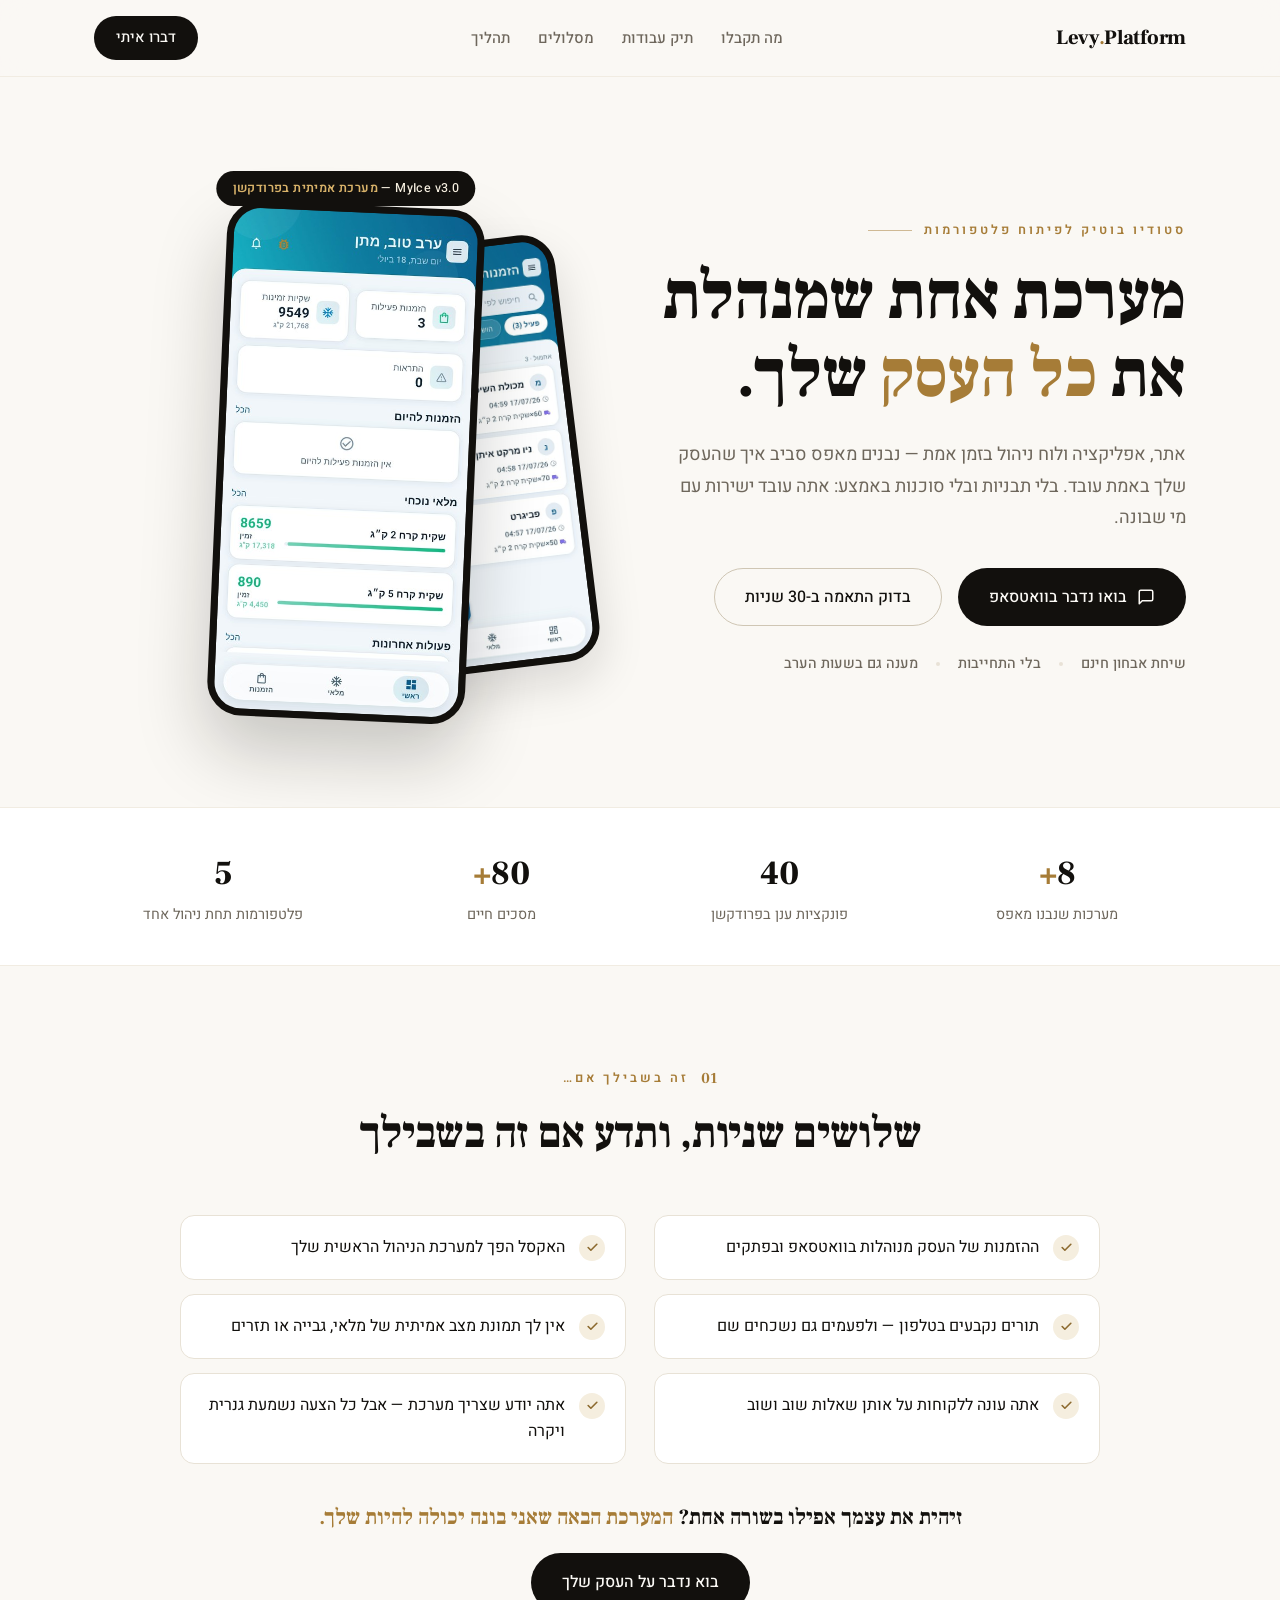
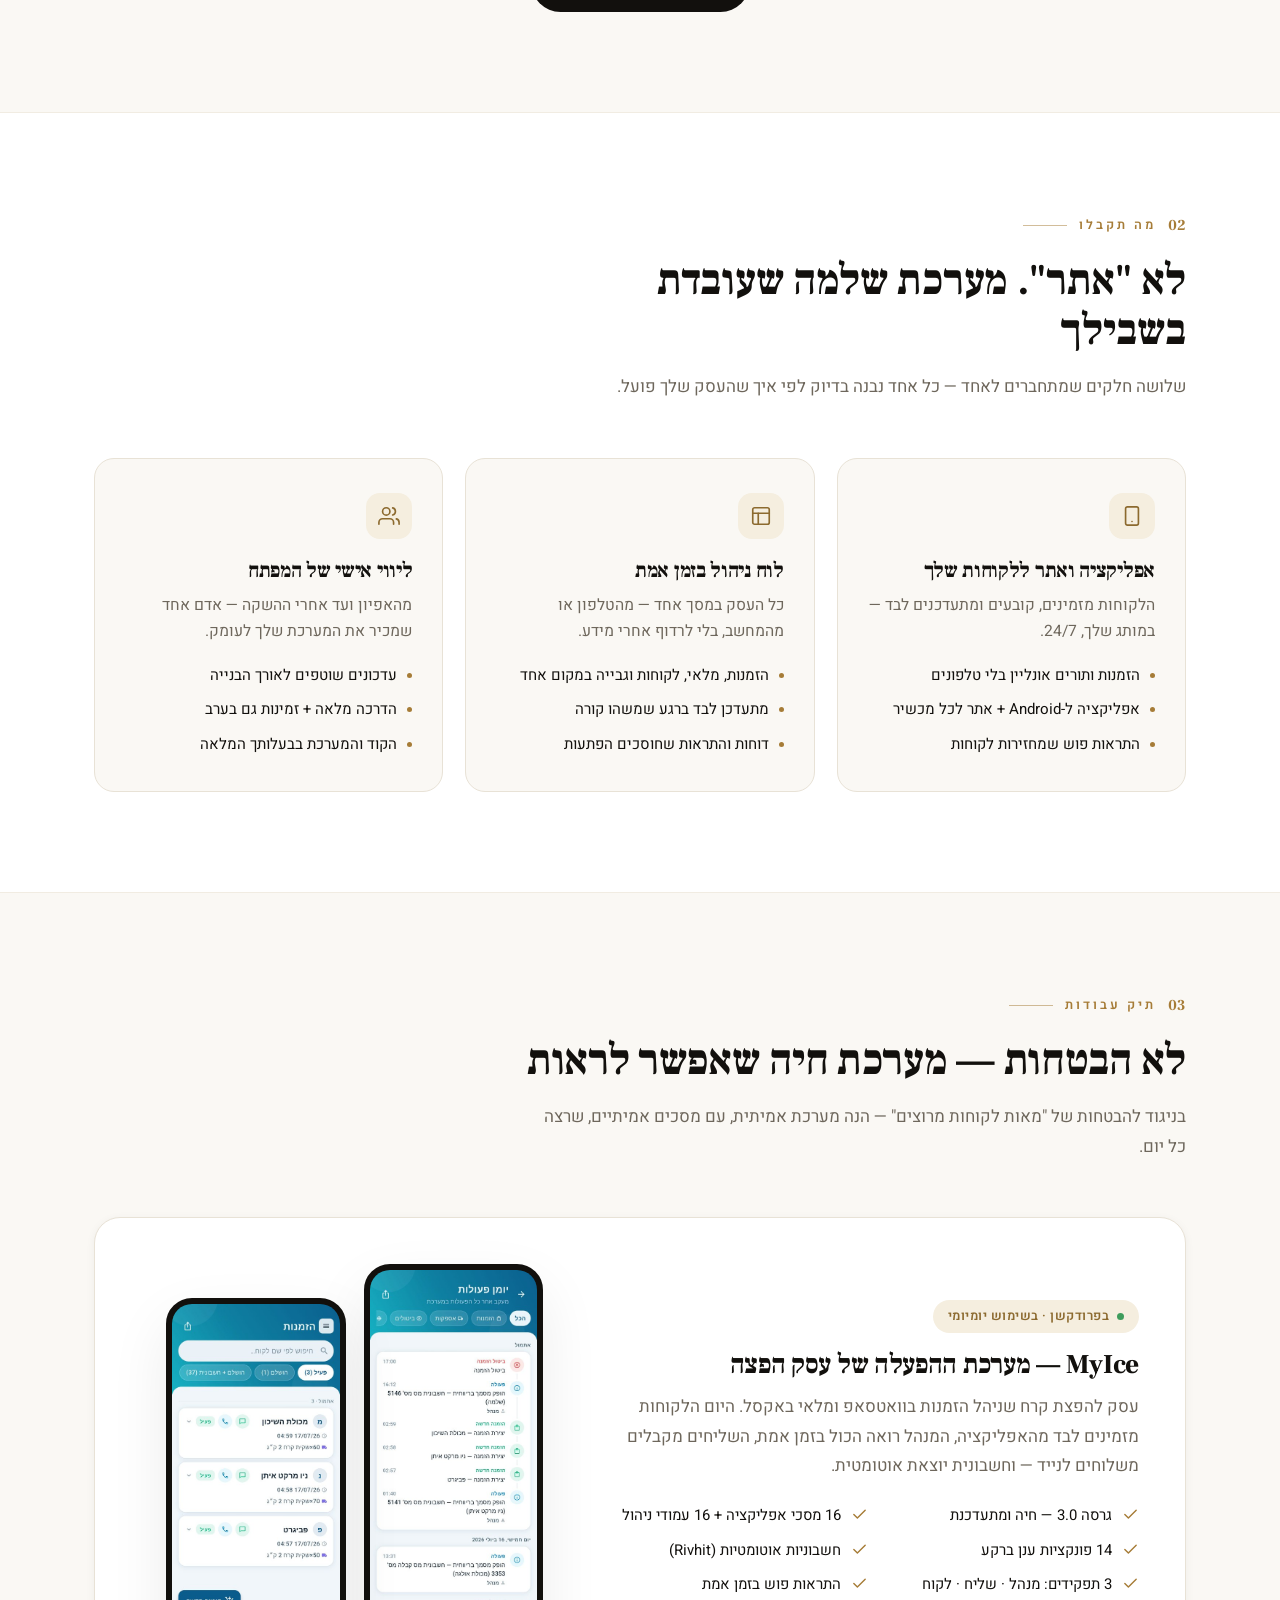
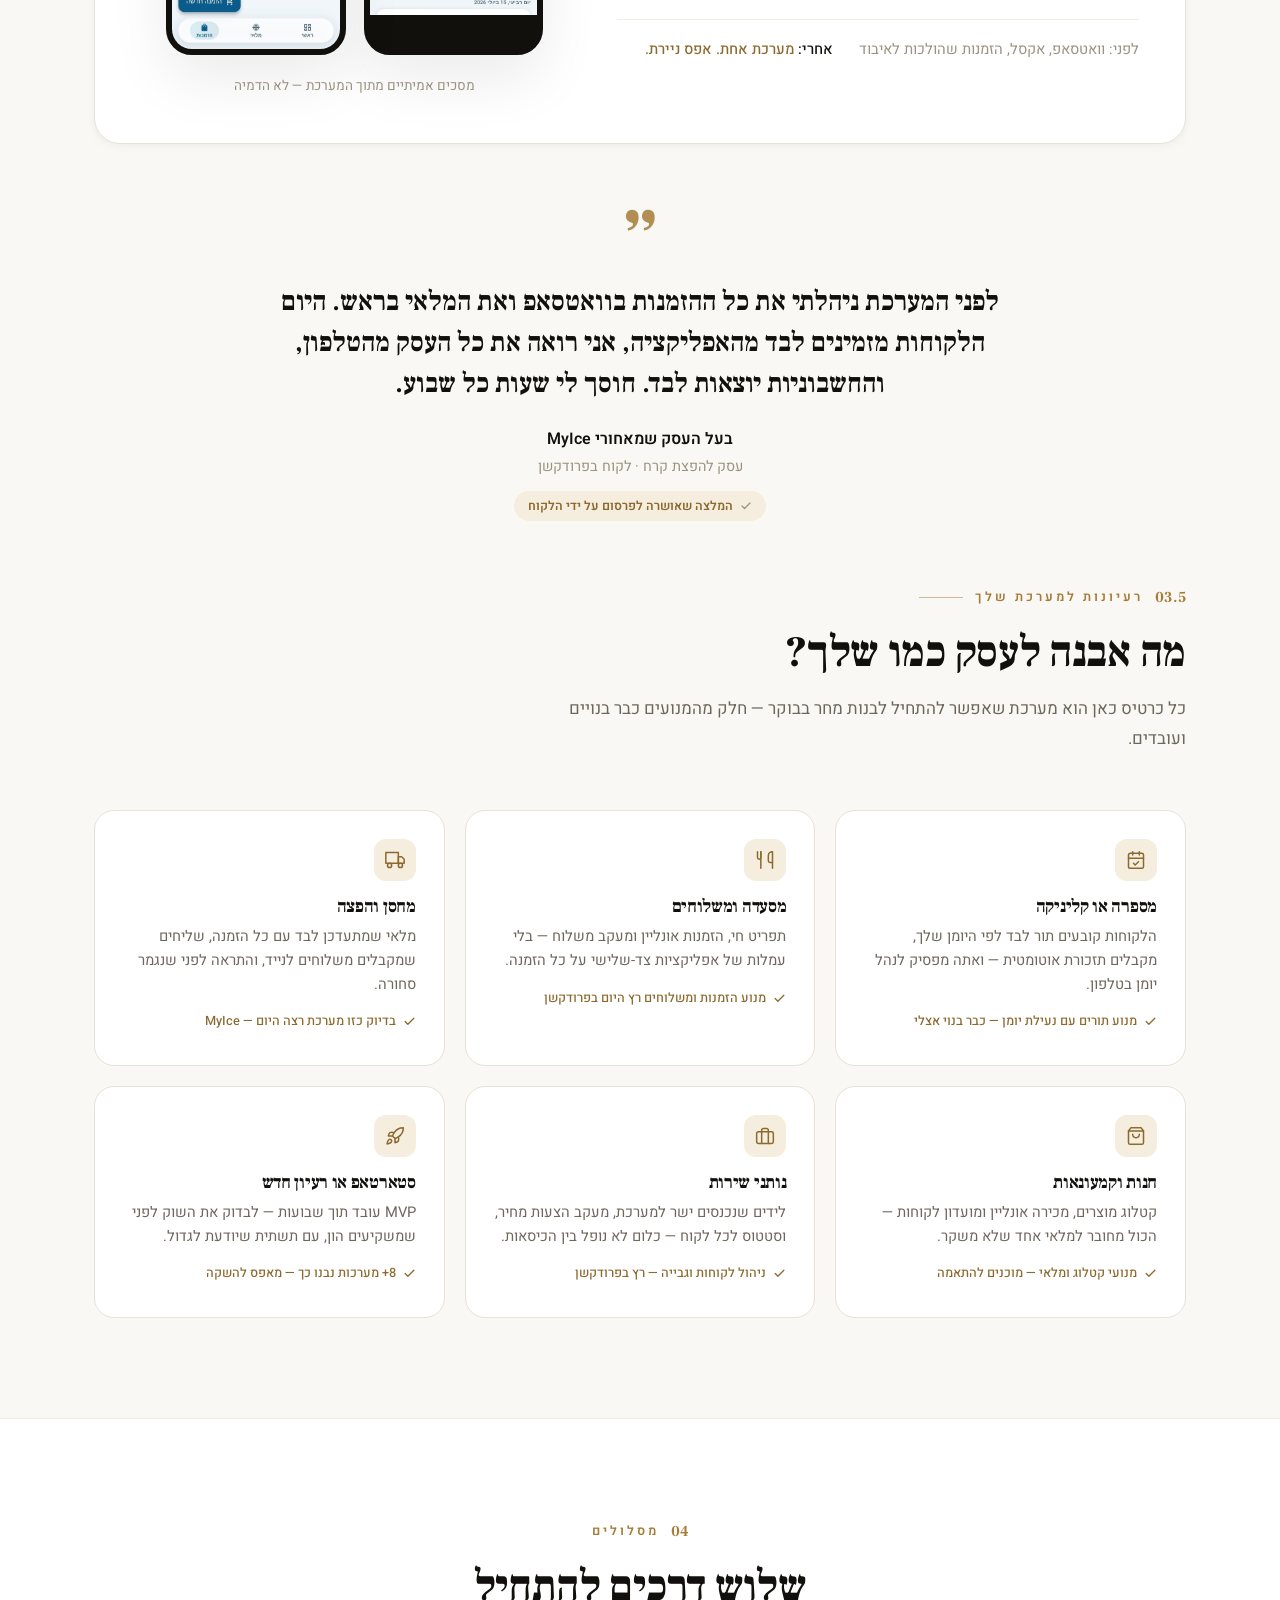
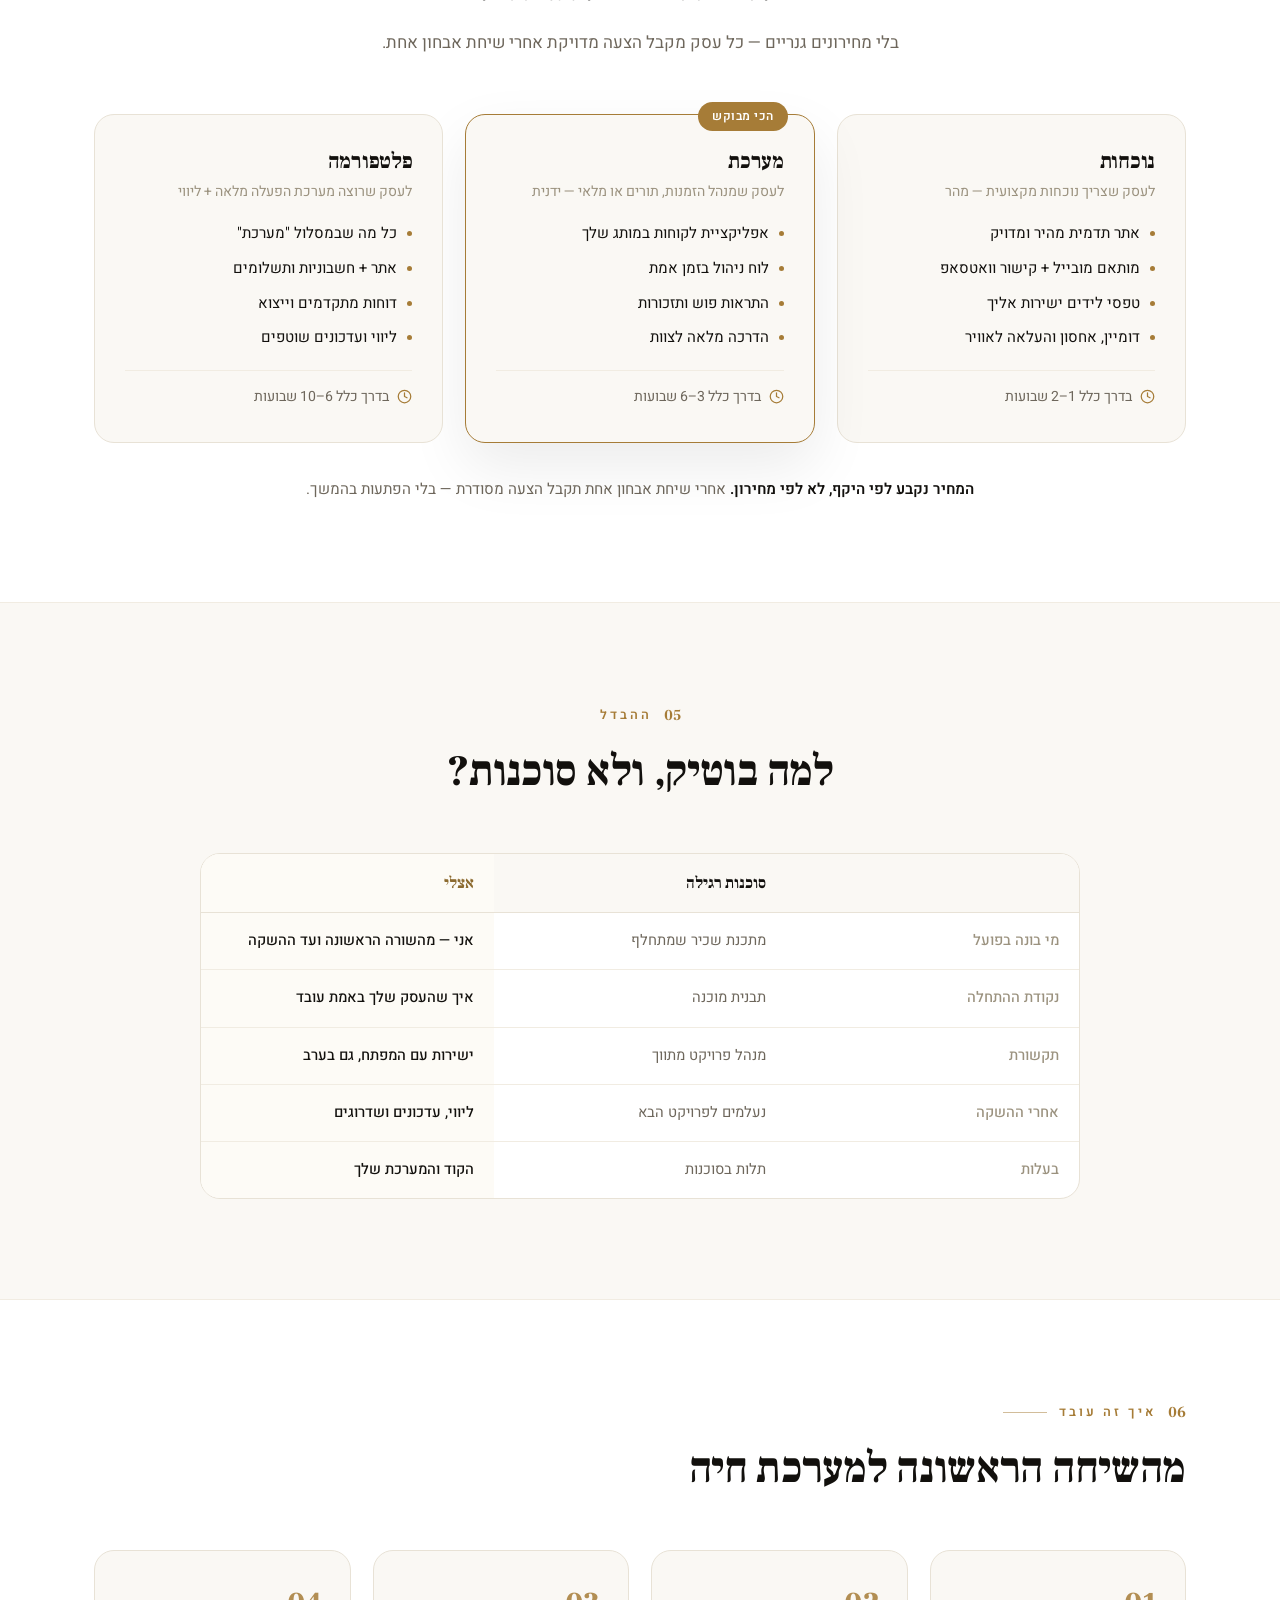
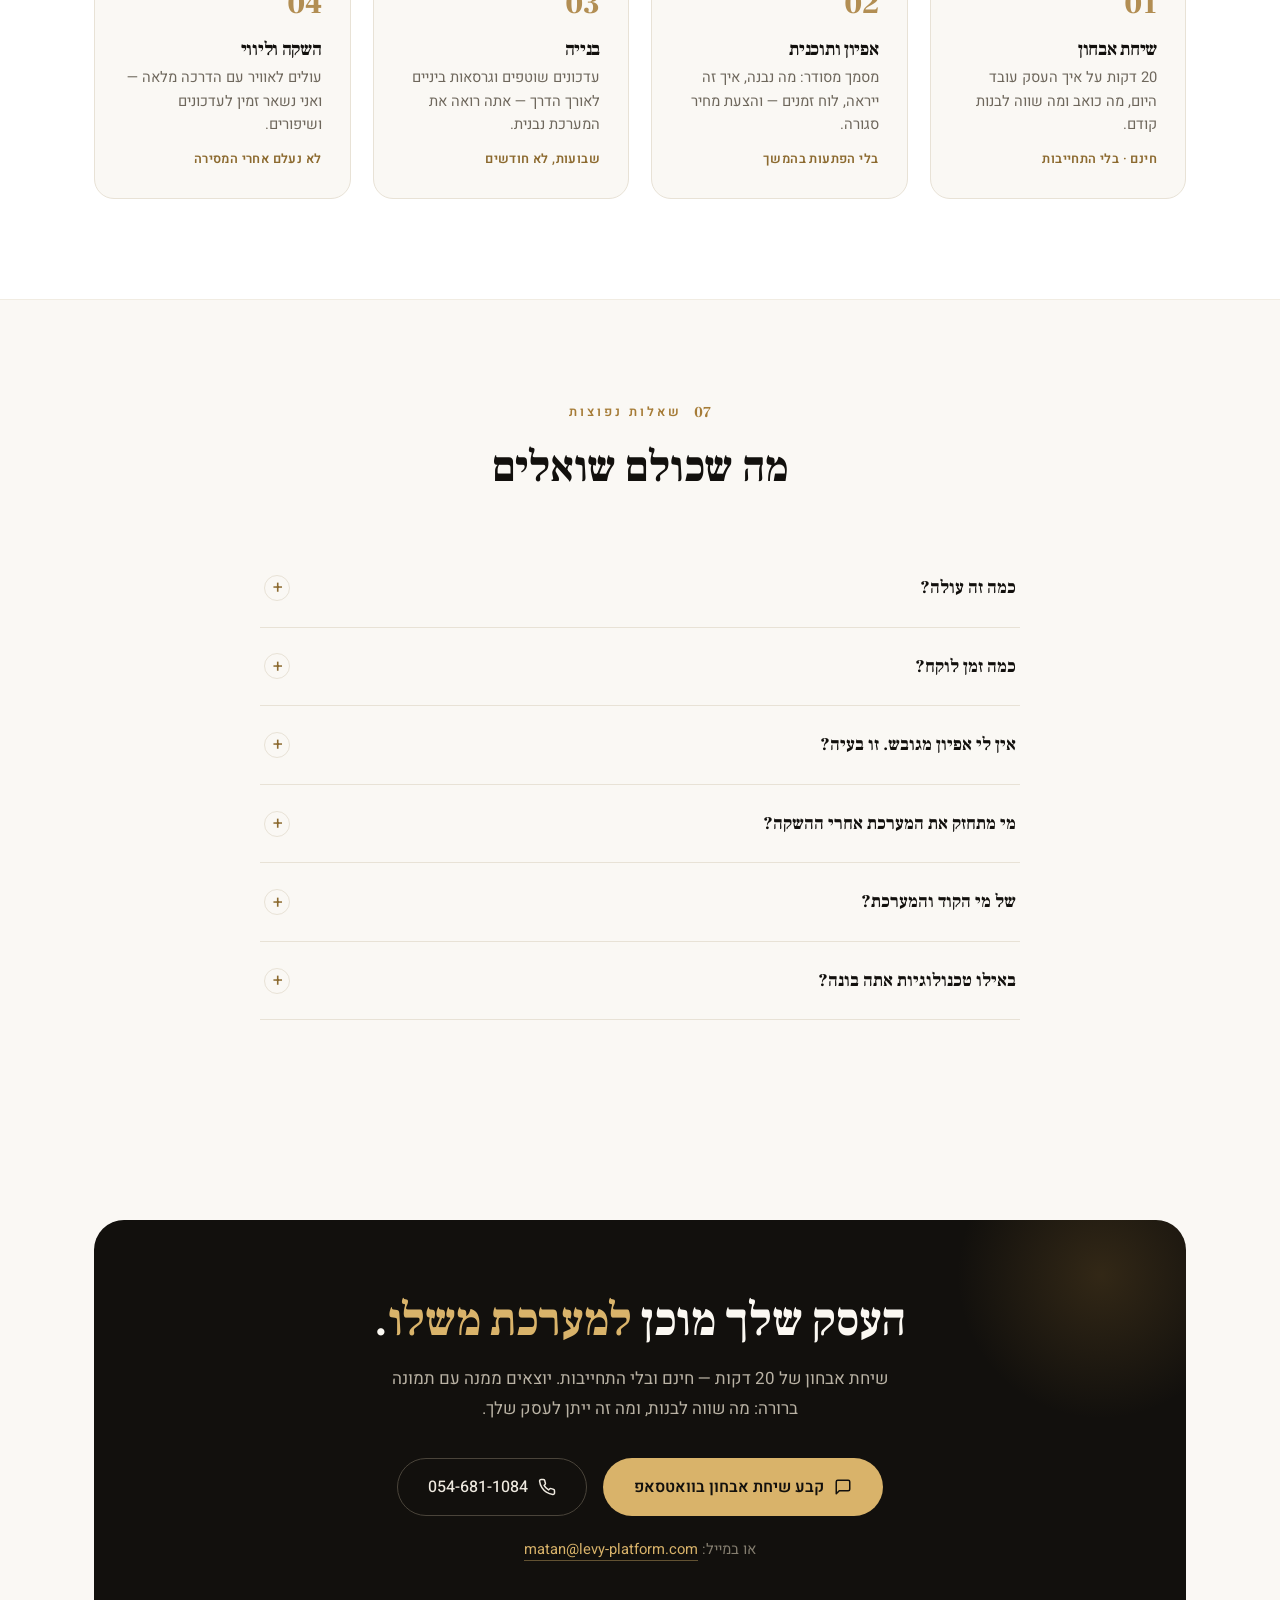
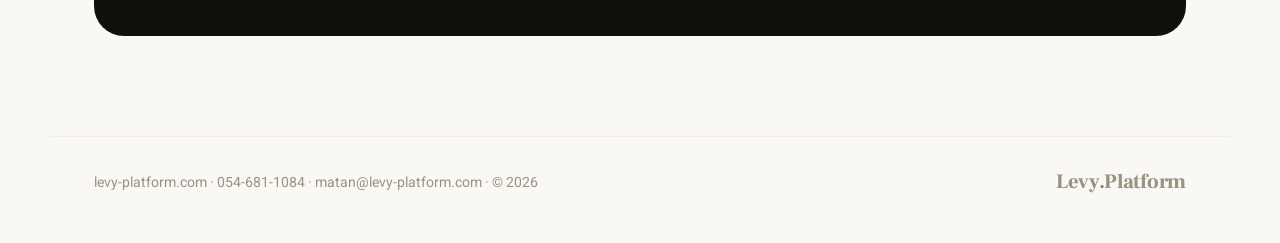
<file: index.html>
<!DOCTYPE html>
<html lang="he" dir="rtl">
<head>
<meta charset="UTF-8">
<meta name="viewport" content="width=device-width, initial-scale=1.0">
<title>Levy Platform | סטודיו בוטיק לפיתוח מערכות לעסקים</title>
<meta name="description" content="אתר, אפליקציה ולוח ניהול בזמן אמת — נבנים מאפס סביב העסק שלך, ישירות מול המפתח. 8+ מערכות בפרודקשן. שיחת אבחון חינם.">
<link rel="preconnect" href="https://fonts.googleapis.com">
<link rel="preconnect" href="https://fonts.gstatic.com" crossorigin>
<link href="https://fonts.googleapis.com/css2?family=Frank+Ruhl+Libre:wght@500;700;800;900&family=Heebo:wght@300;400;500;600;700&display=swap" rel="stylesheet">
<link rel="stylesheet" href="css/styles.css">
</head>
<body>

<nav>
  <div class="nav-in">
    <div class="brand">Levy<i>.</i>Platform</div>
    <div class="nav-links">
      <a href="#offer">מה תקבלו</a>
      <a href="#work">תיק עבודות</a>
      <a href="#plans">מסלולים</a>
      <a href="#process">תהליך</a>
    </div>
    <a class="nav-cta" href="https://wa.me/972546811084" target="_blank" rel="noopener">דברו איתי</a>
  </div>
</nav>

<!-- ============ HERO ============ -->
<header class="hero">
  <div class="wrap hero-grid">
    <div>
      <div class="eyebrow reveal">סטודיו בוטיק לפיתוח פלטפורמות</div>
      <h1 class="reveal">מערכת אחת שמנהלת<br>את <em>כל העסק</em> שלך.</h1>
      <p class="lead reveal">אתר, אפליקציה ולוח ניהול בזמן אמת — נבנים מאפס סביב איך שהעסק שלך באמת עובד. בלי תבניות ובלי סוכנות באמצע: אתה עובד ישירות עם מי שבונה.</p>
      <div class="hero-actions reveal">
        <a class="btn btn-ink" href="https://wa.me/972546811084" target="_blank" rel="noopener">
          <span class="ico"><svg viewBox="0 0 24 24" fill="none" stroke="currentColor" stroke-width="2" stroke-linecap="round" stroke-linejoin="round"><path d="M21 15a2 2 0 0 1-2 2H7l-4 4V5a2 2 0 0 1 2-2h14a2 2 0 0 1 2 2z"/></svg></span>
          בואו נדבר בוואטסאפ
        </a>
        <a class="btn btn-line" href="#fit">בדוק התאמה ב-30 שניות</a>
      </div>
      <div class="hero-trust reveal">
        <b>שיחת אבחון חינם</b><span class="sep"></span><b>בלי התחייבות</b><span class="sep"></span><b>מענה גם בשעות הערב</b>
      </div>
    </div>
    <div class="reveal">
      <div class="hv2">
        <span class="hv-badge">MyIce v3.0 — <b>מערכת אמיתית בפרודקשן</b></span>
        <div class="ph ph-back"><img src="[data-uri]" alt="מסך ההזמנות של MyIce — סינון, חיוג ללקוח וסטטוס חי" width="460" height="945"></div>
        <div class="ph ph-front"><img src="[data-uri]" alt="הדשבורד של MyIce — מלאי, הזמנות והתראות בזמן אמת" width="460" height="945"></div>
      </div>
    </div>
  </div>
</header>

<!-- stats -->
<div class="stats">
  <div class="wrap">
    <div class="stat reveal"><div class="n"><span data-count="8" data-suffix="+">8</span><i>+</i></div><div class="l">מערכות שנבנו מאפס</div></div>
    <div class="stat reveal"><div class="n"><span data-count="40">40</span></div><div class="l">פונקציות ענן בפרודקשן</div></div>
    <div class="stat reveal"><div class="n"><span data-count="80" data-suffix="+">80</span><i>+</i></div><div class="l">מסכים חיים</div></div>
    <div class="stat reveal"><div class="n"><span data-count="5">5</span></div><div class="l">פלטפורמות תחת ניהול אחד</div></div>
  </div>
</div>

<!-- ============ 01 FIT ============ -->
<section id="fit">
  <div class="wrap">
    <div class="sec-head center reveal">
      <div class="eyebrow"><span class="num">01</span>זה בשבילך אם…</div>
      <h2>שלושים שניות, ותדע אם זה בשבילך</h2>
    </div>
    <div class="fit-grid">
      <div class="fit-item reveal"><span class="tick"><svg viewBox="0 0 24 24" fill="none" stroke="currentColor" stroke-width="3" stroke-linecap="round" stroke-linejoin="round"><path d="M20 6 9 17l-5-5"/></svg></span>ההזמנות של העסק מנוהלות בוואטסאפ ובפתקים</div>
      <div class="fit-item reveal"><span class="tick"><svg viewBox="0 0 24 24" fill="none" stroke="currentColor" stroke-width="3" stroke-linecap="round" stroke-linejoin="round"><path d="M20 6 9 17l-5-5"/></svg></span>האקסל הפך למערכת הניהול הראשית שלך</div>
      <div class="fit-item reveal"><span class="tick"><svg viewBox="0 0 24 24" fill="none" stroke="currentColor" stroke-width="3" stroke-linecap="round" stroke-linejoin="round"><path d="M20 6 9 17l-5-5"/></svg></span>תורים נקבעים בטלפון — ולפעמים גם נשכחים שם</div>
      <div class="fit-item reveal"><span class="tick"><svg viewBox="0 0 24 24" fill="none" stroke="currentColor" stroke-width="3" stroke-linecap="round" stroke-linejoin="round"><path d="M20 6 9 17l-5-5"/></svg></span>אין לך תמונת מצב אמיתית של מלאי, גבייה או תזרים</div>
      <div class="fit-item reveal"><span class="tick"><svg viewBox="0 0 24 24" fill="none" stroke="currentColor" stroke-width="3" stroke-linecap="round" stroke-linejoin="round"><path d="M20 6 9 17l-5-5"/></svg></span>אתה עונה ללקוחות על אותן שאלות שוב ושוב</div>
      <div class="fit-item reveal"><span class="tick"><svg viewBox="0 0 24 24" fill="none" stroke="currentColor" stroke-width="3" stroke-linecap="round" stroke-linejoin="round"><path d="M20 6 9 17l-5-5"/></svg></span>אתה יודע שצריך מערכת — אבל כל הצעה נשמעת גנרית ויקרה</div>
    </div>
    <div class="fit-close reveal">
      <p>זיהית את עצמך אפילו בשורה אחת? <i>המערכת הבאה שאני בונה יכולה להיות שלך.</i></p>
      <a class="btn btn-ink" href="https://wa.me/972546811084" target="_blank" rel="noopener">בוא נדבר על העסק שלך</a>
    </div>
  </div>
</section>

<!-- ============ 02 OFFER ============ -->
<section class="offer" id="offer">
  <div class="wrap">
    <div class="sec-head reveal">
      <div class="eyebrow"><span class="num">02</span>מה תקבלו</div>
      <h2>לא "אתר". מערכת שלמה שעובדת בשבילך</h2>
      <p class="lead">שלושה חלקים שמתחברים לאחד — כל אחד נבנה בדיוק לפי איך שהעסק שלך פועל.</p>
    </div>
    <div class="offer-grid">
      <div class="pillar reveal">
        <div class="pi"><svg viewBox="0 0 24 24" fill="none" stroke="currentColor" stroke-width="1.8" stroke-linecap="round" stroke-linejoin="round"><rect x="5" y="2" width="14" height="20" rx="2"/><line x1="12" y1="18" x2="12.01" y2="18"/></svg></div>
        <h3>אפליקציה ואתר ללקוחות שלך</h3>
        <p>הלקוחות מזמינים, קובעים ומתעדכנים לבד — במותג שלך, 24/7.</p>
        <ul class="plist">
          <li><span class="dot"></span>הזמנות ותורים אונליין בלי טלפונים</li>
          <li><span class="dot"></span>אפליקציה ל-Android + אתר לכל מכשיר</li>
          <li><span class="dot"></span>התראות פוש שמחזירות לקוחות</li>
        </ul>
      </div>
      <div class="pillar reveal">
        <div class="pi"><svg viewBox="0 0 24 24" fill="none" stroke="currentColor" stroke-width="1.8" stroke-linecap="round" stroke-linejoin="round"><rect x="3" y="3" width="18" height="18" rx="2"/><line x1="3" y1="9" x2="21" y2="9"/><line x1="9" y1="21" x2="9" y2="9"/></svg></div>
        <h3>לוח ניהול בזמן אמת</h3>
        <p>כל העסק במסך אחד — מהטלפון או מהמחשב, בלי לרדוף אחרי מידע.</p>
        <ul class="plist">
          <li><span class="dot"></span>הזמנות, מלאי, לקוחות וגבייה במקום אחד</li>
          <li><span class="dot"></span>מתעדכן לבד ברגע שמשהו קורה</li>
          <li><span class="dot"></span>דוחות והתראות שחוסכים הפתעות</li>
        </ul>
      </div>
      <div class="pillar reveal">
        <div class="pi"><svg viewBox="0 0 24 24" fill="none" stroke="currentColor" stroke-width="1.8" stroke-linecap="round" stroke-linejoin="round"><path d="M17 21v-2a4 4 0 0 0-4-4H5a4 4 0 0 0-4 4v2"/><circle cx="9" cy="7" r="4"/><path d="M23 21v-2a4 4 0 0 0-3-3.87"/><path d="M16 3.13a4 4 0 0 1 0 7.75"/></svg></div>
        <h3>ליווי אישי של המפתח</h3>
        <p>מהאפיון ועד אחרי ההשקה — אדם אחד שמכיר את המערכת שלך לעומק.</p>
        <ul class="plist">
          <li><span class="dot"></span>עדכונים שוטפים לאורך הבנייה</li>
          <li><span class="dot"></span>הדרכה מלאה + זמינות גם בערב</li>
          <li><span class="dot"></span>הקוד והמערכת בבעלותך המלאה</li>
        </ul>
      </div>
    </div>
  </div>
</section>

<!-- ============ 03 WORK ============ -->
<section id="work">
  <div class="wrap">
    <div class="sec-head reveal">
      <div class="eyebrow"><span class="num">03</span>תיק עבודות</div>
      <h2>לא הבטחות — מערכת חיה שאפשר לראות</h2>
      <p class="lead">בניגוד להבטחות של "מאות לקוחות מרוצים" — הנה מערכת אמיתית, עם מסכים אמיתיים, שרצה כל יום.</p>
    </div>

    <div class="case-card reveal">
      <div>
        <span class="case-tag"><span class="pulse"></span>בפרודקשן · בשימוש יומיומי</span>
        <h3>MyIce — מערכת ההפעלה של עסק הפצה</h3>
        <p class="lead">עסק להפצת קרח שניהל הזמנות בוואטסאפ ומלאי באקסל. היום הלקוחות מזמינים לבד מהאפליקציה, המנהל רואה הכול בזמן אמת, השליחים מקבלים משלוחים לנייד — וחשבונית יוצאת אוטומטית.</p>
        <div class="case-facts">
          <div class="cfact"><span class="ico"><svg viewBox="0 0 24 24" fill="none" stroke="currentColor" stroke-width="2" stroke-linecap="round" stroke-linejoin="round"><path d="M20 6 9 17l-5-5"/></svg></span>גרסה 3.0 — חיה ומתעדכנת</div>
          <div class="cfact"><span class="ico"><svg viewBox="0 0 24 24" fill="none" stroke="currentColor" stroke-width="2" stroke-linecap="round" stroke-linejoin="round"><path d="M20 6 9 17l-5-5"/></svg></span>16 מסכי אפליקציה + 16 עמודי ניהול</div>
          <div class="cfact"><span class="ico"><svg viewBox="0 0 24 24" fill="none" stroke="currentColor" stroke-width="2" stroke-linecap="round" stroke-linejoin="round"><path d="M20 6 9 17l-5-5"/></svg></span>14 פונקציות ענן ברקע</div>
          <div class="cfact"><span class="ico"><svg viewBox="0 0 24 24" fill="none" stroke="currentColor" stroke-width="2" stroke-linecap="round" stroke-linejoin="round"><path d="M20 6 9 17l-5-5"/></svg></span>חשבוניות אוטומטיות (Rivhit)</div>
          <div class="cfact"><span class="ico"><svg viewBox="0 0 24 24" fill="none" stroke="currentColor" stroke-width="2" stroke-linecap="round" stroke-linejoin="round"><path d="M20 6 9 17l-5-5"/></svg></span>3 תפקידים: מנהל · שליח · לקוח</div>
          <div class="cfact"><span class="ico"><svg viewBox="0 0 24 24" fill="none" stroke="currentColor" stroke-width="2" stroke-linecap="round" stroke-linejoin="round"><path d="M20 6 9 17l-5-5"/></svg></span>התראות פוש בזמן אמת</div>
        </div>
        <div class="case-ba">
          <span class="b">לפני: וואטסאפ, אקסל, הזמנות שהולכות לאיבוד</span>
          <span class="a">אחרי: <i>מערכת אחת. אפס ניירת.</i></span>
        </div>
      </div>
      <div>
        <div class="case-shots">
          <div class="shot"><img src="[data-uri]" alt="יומן הפעולות של MyIce — חשבוניות אוטומטיות והזמנות בזמן אמת" width="460" height="945"></div>
          <div class="shot"><img src="[data-uri]" alt="ניהול ההזמנות של MyIce" width="460" height="945"></div>
        </div>
        <p class="case-note">מסכים אמיתיים מתוך המערכת — לא הדמיה</p>
      </div>
    </div>

    <!-- client quote -->
    <div class="quote reveal">
      <div class="qm">”</div>
      <p class="qt">לפני המערכת ניהלתי את כל ההזמנות בוואטסאפ ואת המלאי בראש. היום הלקוחות מזמינים לבד מהאפליקציה, אני רואה את כל העסק מהטלפון, והחשבוניות יוצאות לבד. חוסך לי שעות כל שבוע.</p>
      <div class="who">
        <b>בעל העסק שמאחורי MyIce</b>
        <span>עסק להפצת קרח · לקוח בפרודקשן</span>
        <span class="vchip"><span class="ico"><svg viewBox="0 0 24 24" fill="none" stroke="currentColor" stroke-width="2.6" stroke-linecap="round" stroke-linejoin="round"><path d="M20 6 9 17l-5-5"/></svg></span>המלצה שאושרה לפרסום על ידי הלקוח</span>
      </div>
    </div>

    <!-- ideas -->
    <div class="ideas">
      <div class="sec-head reveal">
        <div class="eyebrow"><span class="num">03.5</span>רעיונות למערכת שלך</div>
        <h2>מה אבנה לעסק כמו שלך?</h2>
        <p class="lead">כל כרטיס כאן הוא מערכת שאפשר להתחיל לבנות מחר בבוקר — חלק מהמנועים כבר בנויים ועובדים.</p>
      </div>
      <div class="ideas-grid">
        <div class="idea reveal">
          <div class="ii"><svg viewBox="0 0 24 24" fill="none" stroke="currentColor" stroke-width="1.8" stroke-linecap="round" stroke-linejoin="round"><rect x="3" y="4" width="18" height="18" rx="2"/><line x1="16" y1="2" x2="16" y2="6"/><line x1="8" y1="2" x2="8" y2="6"/><line x1="3" y1="10" x2="21" y2="10"/><path d="m9 16 2 2 4-4"/></svg></div>
          <h4>מספרה או קליניקה</h4>
          <p>הלקוחות קובעים תור לבד לפי היומן שלך, מקבלים תזכורת אוטומטית — ואתה מפסיק לנהל יומן בטלפון.</p>
          <span class="built"><span class="ico"><svg viewBox="0 0 24 24" fill="none" stroke="currentColor" stroke-width="2.4" stroke-linecap="round" stroke-linejoin="round"><path d="M20 6 9 17l-5-5"/></svg></span>מנוע תורים עם נעילת יומן — כבר בנוי אצלי</span>
        </div>
        <div class="idea reveal">
          <div class="ii"><svg viewBox="0 0 24 24" fill="none" stroke="currentColor" stroke-width="1.8" stroke-linecap="round" stroke-linejoin="round"><path d="M3 2v7a2 2 0 0 0 2 2 2 2 0 0 0 2-2V2"/><path d="M7 2v20"/><path d="M21 15V2a5 5 0 0 0-5 5v6c0 1.1.9 2 2 2h3Zm0 0v7"/></svg></div>
          <h4>מסעדה ומשלוחים</h4>
          <p>תפריט חי, הזמנות אונליין ומעקב משלוח — בלי עמלות של אפליקציות צד-שלישי על כל הזמנה.</p>
          <span class="built"><span class="ico"><svg viewBox="0 0 24 24" fill="none" stroke="currentColor" stroke-width="2.4" stroke-linecap="round" stroke-linejoin="round"><path d="M20 6 9 17l-5-5"/></svg></span>מנוע הזמנות ומשלוחים רץ היום בפרודקשן</span>
        </div>
        <div class="idea reveal">
          <div class="ii"><svg viewBox="0 0 24 24" fill="none" stroke="currentColor" stroke-width="1.8" stroke-linecap="round" stroke-linejoin="round"><path d="M1 3h15v13H1z"/><path d="M16 8h4l3 3v5h-7V8z"/><circle cx="5.5" cy="18.5" r="2.5"/><circle cx="18.5" cy="18.5" r="2.5"/></svg></div>
          <h4>מחסן והפצה</h4>
          <p>מלאי שמתעדכן לבד עם כל הזמנה, שליחים שמקבלים משלוחים לנייד, והתראה לפני שנגמר סחורה.</p>
          <span class="built"><span class="ico"><svg viewBox="0 0 24 24" fill="none" stroke="currentColor" stroke-width="2.4" stroke-linecap="round" stroke-linejoin="round"><path d="M20 6 9 17l-5-5"/></svg></span>בדיוק כזו מערכת רצה היום — MyIce</span>
        </div>
        <div class="idea reveal">
          <div class="ii"><svg viewBox="0 0 24 24" fill="none" stroke="currentColor" stroke-width="1.8" stroke-linecap="round" stroke-linejoin="round"><path d="M6 2 3 6v14a2 2 0 0 0 2 2h14a2 2 0 0 0 2-2V6l-3-4z"/><line x1="3" y1="6" x2="21" y2="6"/><path d="M16 10a4 4 0 0 1-8 0"/></svg></div>
          <h4>חנות וקמעונאות</h4>
          <p>קטלוג מוצרים, מכירה אונליין ומועדון לקוחות — הכול מחובר למלאי אחד שלא משקר.</p>
          <span class="built"><span class="ico"><svg viewBox="0 0 24 24" fill="none" stroke="currentColor" stroke-width="2.4" stroke-linecap="round" stroke-linejoin="round"><path d="M20 6 9 17l-5-5"/></svg></span>מנועי קטלוג ומלאי — מוכנים להתאמה</span>
        </div>
        <div class="idea reveal">
          <div class="ii"><svg viewBox="0 0 24 24" fill="none" stroke="currentColor" stroke-width="1.8" stroke-linecap="round" stroke-linejoin="round"><rect x="2" y="7" width="20" height="14" rx="2"/><path d="M16 21V5a2 2 0 0 0-2-2h-4a2 2 0 0 0-2 2v16"/></svg></div>
          <h4>נותני שירות</h4>
          <p>לידים שנכנסים ישר למערכת, מעקב הצעות מחיר, וסטטוס לכל לקוח — כלום לא נופל בין הכיסאות.</p>
          <span class="built"><span class="ico"><svg viewBox="0 0 24 24" fill="none" stroke="currentColor" stroke-width="2.4" stroke-linecap="round" stroke-linejoin="round"><path d="M20 6 9 17l-5-5"/></svg></span>ניהול לקוחות וגבייה — רץ בפרודקשן</span>
        </div>
        <div class="idea reveal">
          <div class="ii"><svg viewBox="0 0 24 24" fill="none" stroke="currentColor" stroke-width="1.8" stroke-linecap="round" stroke-linejoin="round"><path d="M4.5 16.5c-1.5 1.26-2 5-2 5s3.74-.5 5-2c.71-.84.7-2.13-.09-2.91a2.18 2.18 0 0 0-2.91-.09z"/><path d="m12 15-3-3a22 22 0 0 1 2-3.95A12.88 12.88 0 0 1 22 2c0 2.72-.78 7.5-6 11a22.35 22.35 0 0 1-4 2z"/><path d="M9 12H4s.55-3.03 2-4c1.62-1.08 5 0 5 0"/><path d="M12 15v5s3.03-.55 4-2c1.08-1.62 0-5 0-5"/></svg></div>
          <h4>סטארטאפ או רעיון חדש</h4>
          <p>MVP עובד תוך שבועות — לבדוק את השוק לפני שמשקיעים הון, עם תשתית שיודעת לגדול.</p>
          <span class="built"><span class="ico"><svg viewBox="0 0 24 24" fill="none" stroke="currentColor" stroke-width="2.4" stroke-linecap="round" stroke-linejoin="round"><path d="M20 6 9 17l-5-5"/></svg></span>8+ מערכות נבנו כך — מאפס להשקה</span>
        </div>
      </div>
    </div>
  </div>
</section>

<!-- ============ 04 PLANS ============ -->
<section class="plans" id="plans">
  <div class="wrap">
    <div class="sec-head center reveal">
      <div class="eyebrow"><span class="num">04</span>מסלולים</div>
      <h2>שלוש דרכים להתחיל</h2>
      <p class="lead">בלי מחירונים גנריים — כל עסק מקבל הצעה מדויקת אחרי שיחת אבחון אחת.</p>
    </div>
    <div class="plans-grid">
      <div class="plan reveal">
        <h3>נוכחות</h3>
        <div class="for">לעסק שצריך נוכחות מקצועית — מהר</div>
        <ul class="plist">
          <li><span class="dot"></span>אתר תדמית מהיר ומדויק</li>
          <li><span class="dot"></span>מותאם מובייל + קישור וואטסאפ</li>
          <li><span class="dot"></span>טפסי לידים ישירות אליך</li>
          <li><span class="dot"></span>דומיין, אחסון והעלאה לאוויר</li>
        </ul>
        <div class="time"><span class="ico"><svg viewBox="0 0 24 24" fill="none" stroke="currentColor" stroke-width="2" stroke-linecap="round" stroke-linejoin="round"><circle cx="12" cy="12" r="10"/><polyline points="12 6 12 12 16 14"/></svg></span>בדרך כלל 1–2 שבועות</div>
      </div>
      <div class="plan featured reveal">
        <span class="chip">הכי מבוקש</span>
        <h3>מערכת</h3>
        <div class="for">לעסק שמנהל הזמנות, תורים או מלאי — ידנית</div>
        <ul class="plist">
          <li><span class="dot"></span>אפליקציית לקוחות במותג שלך</li>
          <li><span class="dot"></span>לוח ניהול בזמן אמת</li>
          <li><span class="dot"></span>התראות פוש ותזכורות</li>
          <li><span class="dot"></span>הדרכה מלאה לצוות</li>
        </ul>
        <div class="time"><span class="ico"><svg viewBox="0 0 24 24" fill="none" stroke="currentColor" stroke-width="2" stroke-linecap="round" stroke-linejoin="round"><circle cx="12" cy="12" r="10"/><polyline points="12 6 12 12 16 14"/></svg></span>בדרך כלל 3–6 שבועות</div>
      </div>
      <div class="plan reveal">
        <h3>פלטפורמה</h3>
        <div class="for">לעסק שרוצה מערכת הפעלה מלאה + ליווי</div>
        <ul class="plist">
          <li><span class="dot"></span>כל מה שבמסלול "מערכת"</li>
          <li><span class="dot"></span>אתר + חשבוניות ותשלומים</li>
          <li><span class="dot"></span>דוחות מתקדמים וייצוא</li>
          <li><span class="dot"></span>ליווי ועדכונים שוטפים</li>
        </ul>
        <div class="time"><span class="ico"><svg viewBox="0 0 24 24" fill="none" stroke="currentColor" stroke-width="2" stroke-linecap="round" stroke-linejoin="round"><circle cx="12" cy="12" r="10"/><polyline points="12 6 12 12 16 14"/></svg></span>בדרך כלל 6–10 שבועות</div>
      </div>
    </div>
    <p class="plans-note reveal"><b>המחיר נקבע לפי היקף, לא לפי מחירון.</b> אחרי שיחת אבחון אחת תקבל הצעה מסודרת — בלי הפתעות בהמשך.</p>
  </div>
</section>

<!-- ============ 05 COMPARE ============ -->
<section id="compare">
  <div class="wrap">
    <div class="sec-head center reveal">
      <div class="eyebrow"><span class="num">05</span>ההבדל</div>
      <h2>למה בוטיק, ולא סוכנות?</h2>
    </div>
    <div class="cmp reveal">
      <div class="cmp-head"><div></div><div>סוכנות רגילה</div><div class="me-h">אצלי</div></div>
      <div class="cmp-row"><div class="t">מי בונה בפועל</div><div class="agency">מתכנת שכיר שמתחלף</div><div class="me">אני — מהשורה הראשונה ועד ההשקה</div></div>
      <div class="cmp-row"><div class="t">נקודת ההתחלה</div><div class="agency">תבנית מוכנה</div><div class="me">איך שהעסק שלך באמת עובד</div></div>
      <div class="cmp-row"><div class="t">תקשורת</div><div class="agency">מנהל פרויקט מתווך</div><div class="me">ישירות עם המפתח, גם בערב</div></div>
      <div class="cmp-row"><div class="t">אחרי ההשקה</div><div class="agency">נעלמים לפרויקט הבא</div><div class="me">ליווי, עדכונים ושדרוגים</div></div>
      <div class="cmp-row"><div class="t">בעלות</div><div class="agency">תלות בסוכנות</div><div class="me">הקוד והמערכת שלך</div></div>
    </div>
  </div>
</section>

<!-- ============ 06 PROCESS ============ -->
<section class="process" id="process">
  <div class="wrap">
    <div class="sec-head reveal">
      <div class="eyebrow"><span class="num">06</span>איך זה עובד</div>
      <h2>מהשיחה הראשונה למערכת חיה</h2>
    </div>
    <div class="steps">
      <div class="step reveal">
        <div class="sn">01</div>
        <h3>שיחת אבחון</h3>
        <p>20 דקות על איך העסק עובד היום, מה כואב ומה שווה לבנות קודם.</p>
        <div class="st">חינם · בלי התחייבות</div>
      </div>
      <div class="step reveal">
        <div class="sn">02</div>
        <h3>אפיון ותוכנית</h3>
        <p>מסמך מסודר: מה נבנה, איך זה ייראה, לוח זמנים — והצעת מחיר סגורה.</p>
        <div class="st">בלי הפתעות בהמשך</div>
      </div>
      <div class="step reveal">
        <div class="sn">03</div>
        <h3>בנייה</h3>
        <p>עדכונים שוטפים וגרסאות ביניים לאורך הדרך — אתה רואה את המערכת נבנית.</p>
        <div class="st">שבועות, לא חודשים</div>
      </div>
      <div class="step reveal">
        <div class="sn">04</div>
        <h3>השקה וליווי</h3>
        <p>עולים לאוויר עם הדרכה מלאה — ואני נשאר זמין לעדכונים ושיפורים.</p>
        <div class="st">לא נעלם אחרי המסירה</div>
      </div>
    </div>
  </div>
</section>

<!-- ============ 07 FAQ ============ -->
<section id="faq">
  <div class="wrap">
    <div class="sec-head center reveal">
      <div class="eyebrow"><span class="num">07</span>שאלות נפוצות</div>
      <h2>מה שכולם שואלים</h2>
    </div>
    <div class="faq-list reveal">
      <details>
        <summary>כמה זה עולה?<span class="pm">+</span></summary>
        <div class="ans">תלוי בהיקף — אתר תדמית זו השקעה אחרת לגמרי ממערכת ניהול מלאה. בגלל זה אני לא עובד עם מחירון גנרי: אחרי שיחת אבחון קצרה תקבל הצעה מסודרת וסגורה, שלא משתנה באמצע הדרך.</div>
      </details>
      <details>
        <summary>כמה זמן לוקח?<span class="pm">+</span></summary>
        <div class="ans">אתר תדמית — בדרך כלל שבוע-שבועיים. מערכת עם אפליקציה ולוח ניהול — 3–6 שבועות. פלטפורמה מלאה — 6–10 שבועות. את לוח הזמנים המדויק תקבל בכתב בשלב האפיון.</div>
      </details>
      <details>
        <summary>אין לי אפיון מגובש. זו בעיה?<span class="pm">+</span></summary>
        <div class="ans">להפך — זה בדיוק התפקיד שלי. רוב בעלי העסקים מגיעים עם כאב ("אני טובע בוואטסאפ"), לא עם מסמך דרישות. בשיחת האבחון אני שואל את השאלות הנכונות, ומהן נולד האפיון.</div>
      </details>
      <details>
        <summary>מי מתחזק את המערכת אחרי ההשקה?<span class="pm">+</span></summary>
        <div class="ans">אני. מי שבנה את המערכת הוא גם מי שמלווה אותה — עדכונים, תיקונים ושדרוגים. בלי להסביר מהתחלה לספק חדש איך העסק שלך עובד.</div>
      </details>
      <details>
        <summary>של מי הקוד והמערכת?<span class="pm">+</span></summary>
        <div class="ans">שלך. בלי תלות, בלי "בן ערובה" אצל ספק. אם תרצה מחר להמשיך עם מישהו אחר — הכול עובר אליך מסודר.</div>
      </details>
      <details>
        <summary>באילו טכנולוגיות אתה בונה?<span class="pm">+</span></summary>
        <div class="ans">Flutter לאפליקציות, Firebase לענן ולזמן-אמת, ו-Next.js לאתרים וללוחות ניהול — סטאק מודרני שנבנה מהר, מתוחזק בקלות, וגדל יחד עם העסק. אותו סטאק שמריץ את המערכות שבתיק העבודות למעלה.</div>
      </details>
    </div>
  </div>
</section>

<!-- ============ CTA ============ -->
<section class="cta">
  <div class="wrap">
    <div class="cta-panel reveal">
      <h2>העסק שלך מוכן <i>למערכת משלו</i>.</h2>
      <p class="lead">שיחת אבחון של 20 דקות — חינם ובלי התחייבות. יוצאים ממנה עם תמונה ברורה: מה שווה לבנות, ומה זה ייתן לעסק שלך.</p>
      <div class="cta-actions">
        <a class="btn btn-gold" href="https://wa.me/972546811084" target="_blank" rel="noopener">
          <span class="ico"><svg viewBox="0 0 24 24" fill="none" stroke="currentColor" stroke-width="2" stroke-linecap="round" stroke-linejoin="round"><path d="M21 15a2 2 0 0 1-2 2H7l-4 4V5a2 2 0 0 1 2-2h14a2 2 0 0 1 2 2z"/></svg></span>
          קבע שיחת אבחון בוואטסאפ
        </a>
        <a class="btn btn-ghostink" href="tel:+972546811084">
          <span class="ico"><svg viewBox="0 0 24 24" fill="none" stroke="currentColor" stroke-width="2" stroke-linecap="round" stroke-linejoin="round"><path d="M22 16.92v3a2 2 0 0 1-2.18 2 19.79 19.79 0 0 1-8.63-3.07 19.5 19.5 0 0 1-6-6 19.79 19.79 0 0 1-3.07-8.67A2 2 0 0 1 4.11 2h3a2 2 0 0 1 2 1.72c.13.96.36 1.9.7 2.81a2 2 0 0 1-.45 2.11L8.09 9.91a16 16 0 0 0 6 6l1.27-1.27a2 2 0 0 1 2.11-.45c.91.34 1.85.57 2.81.7A2 2 0 0 1 22 16.92z"/></svg></span>
          054-681-1084
        </a>
      </div>
      <p class="cta-mail">או במייל: <a href="mailto:matan@levy-platform.com">matan@levy-platform.com</a></p>
    </div>
  </div>
</section>

<footer>
  <div class="wrap foot">
    <div class="brand">Levy<i>.</i>Platform</div>
    <div>levy-platform.com · <a href="tel:+972546811084">054-681-1084</a> · <a href="mailto:matan@levy-platform.com">matan@levy-platform.com</a> · © 2026</div>
  </div>
</footer>

<script src="js/main.js"></script>
</body>
</html>
</file>
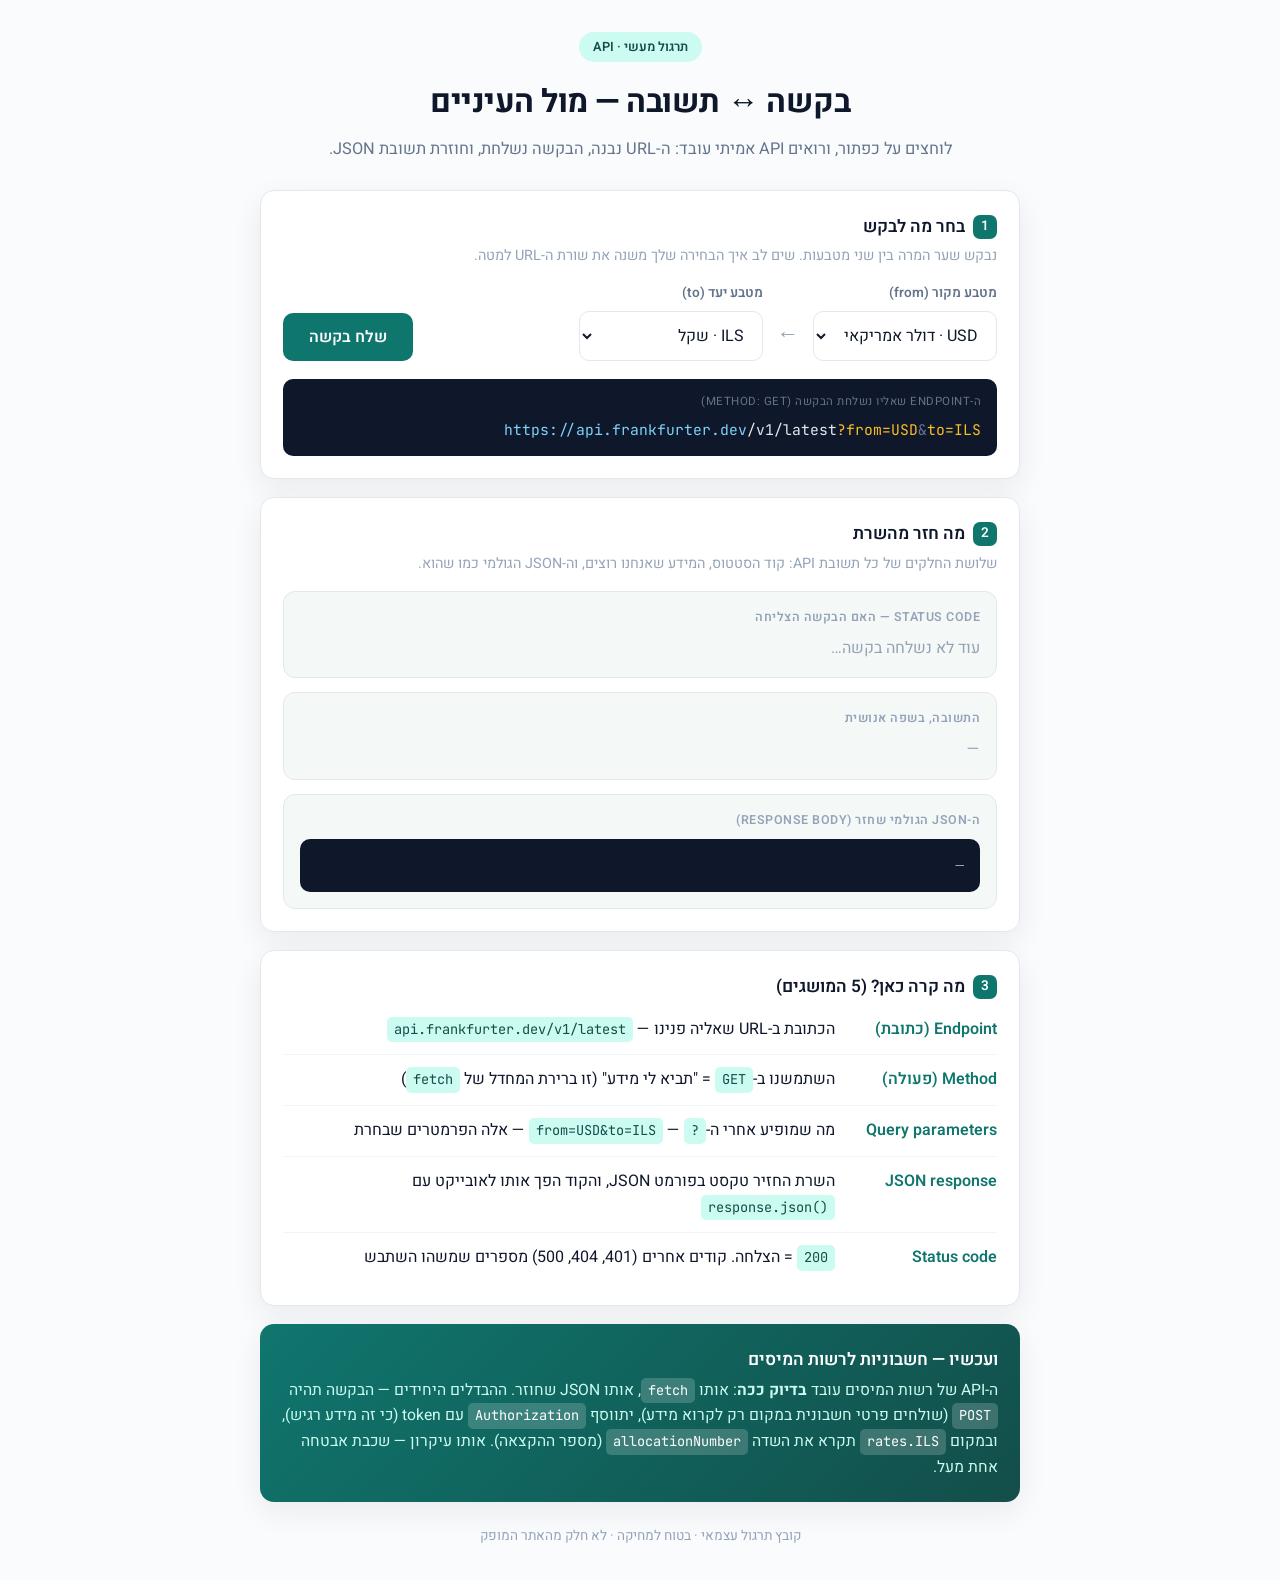
<file: learn-api/index.html>
<!DOCTYPE html>
<html lang="he" dir="rtl">
<head>
<meta charset="UTF-8">
<meta name="viewport" content="width=device-width, initial-scale=1.0">
<title>תרגול API · בקשה ↔ תשובה אמיתית</title>

<!-- אותו פונט כמו באתר שלך (Heebo), כדי שזה ירגיש מוכר -->
<link rel="preconnect" href="https://fonts.googleapis.com">
<link rel="preconnect" href="https://fonts.gstatic.com" crossorigin>
<link href="https://fonts.googleapis.com/css2?family=Heebo:wght@300;400;500;600;700&family=JetBrains+Mono:wght@400;500&display=swap" rel="stylesheet">

<style>
  *,*::before,*::after{box-sizing:border-box;margin:0;padding:0}
  :root{
    --bg:#FAFBFC; --surface:#FFFFFF; --section:#F4F8F7;
    --text:#0F172A; --sub:#64748B; --muted:#94A3B8;
    --border:#E2E8F0; --border-soft:#F1F5F9;
    --accent:#0F766E; --accent-hover:#134E4A; --accent-light:#CCFBF1;
    --code-bg:#0F172A; --code-text:#E2E8F0;
    --ok:#15803D; --ok-bg:#DCFCE7; --err:#B91C1C; --err-bg:#FEE2E2;
    --radius:14px; --shadow:0 10px 30px rgba(15,23,42,.07);
  }
  body{font-family:'Heebo',-apple-system,BlinkMacSystemFont,'Segoe UI',sans-serif;
       background:var(--bg);color:var(--text);line-height:1.6;-webkit-font-smoothing:antialiased;padding:32px 18px}
  .wrap{max-width:760px;margin:0 auto}
  .mono{font-family:'JetBrains Mono',ui-monospace,monospace;direction:ltr;text-align:left}

  /* ---- כותרת ---- */
  .hero{text-align:center;margin-bottom:28px}
  .badge{display:inline-block;background:var(--accent-light);color:var(--accent-hover);
         font-size:.8rem;font-weight:600;padding:5px 14px;border-radius:999px;margin-bottom:14px}
  h1{font-size:clamp(1.6rem,4vw,2rem);font-weight:700;letter-spacing:-.5px}
  .hero p{color:var(--sub);margin-top:8px;font-size:1.02rem}

  /* ---- כרטיסים ---- */
  .card{background:var(--surface);border:1px solid var(--border);border-radius:var(--radius);
        padding:22px;margin-bottom:18px;box-shadow:var(--shadow)}
  .card h2{font-size:1.08rem;font-weight:600;margin-bottom:4px;display:flex;align-items:center;gap:8px}
  .step-num{display:inline-flex;align-items:center;justify-content:center;width:24px;height:24px;
            background:var(--accent);color:#fff;border-radius:7px;font-size:.85rem;font-weight:600;flex:none}
  .card .hint{color:var(--muted);font-size:.9rem;margin-bottom:16px}

  /* ---- בקרים ---- */
  .controls{display:flex;flex-wrap:wrap;align-items:end;gap:14px}
  .field{display:flex;flex-direction:column;gap:6px}
  .field label{font-size:.85rem;font-weight:600;color:var(--sub)}
  select{font-family:inherit;font-size:1rem;padding:11px 14px;border:1px solid var(--border);
         border-radius:10px;background:var(--surface);color:var(--text);cursor:pointer;min-width:130px}
  select:focus{outline:none;border-color:var(--accent);box-shadow:0 0 0 3px var(--accent-light)}
  .arrow{font-size:1.4rem;color:var(--muted);padding-bottom:8px}
  button{font-family:inherit;font-size:1rem;font-weight:600;color:#fff;background:var(--accent);
         border:none;padding:12px 26px;border-radius:10px;cursor:pointer;transition:.15s;margin-right:auto}
  button:hover{background:var(--accent-hover);transform:translateY(-1px)}
  button:disabled{opacity:.55;cursor:not-allowed;transform:none}

  /* ---- שורת ה-URL החיה ---- */
  .url-box{margin-top:18px;background:var(--code-bg);border-radius:10px;padding:14px 16px;
           font-size:.92rem;color:var(--code-text);overflow-x:auto;white-space:nowrap}
  .url-box .label{color:#64748B;font-size:.72rem;display:block;margin-bottom:6px;letter-spacing:.5px;text-transform:uppercase}
  .u-host{color:#7DD3FC} .u-path{color:#E2E8F0} .u-q{color:#FBBF24} .u-amp{color:#64748B}

  /* ---- תוצאות ---- */
  .results{display:grid;gap:14px}
  .panel{border:1px solid var(--border);border-radius:12px;padding:16px;background:var(--section)}
  .panel .ptitle{font-size:.78rem;font-weight:600;color:var(--muted);text-transform:uppercase;
                 letter-spacing:.5px;margin-bottom:8px}
  .status-pill{display:inline-flex;align-items:center;gap:8px;font-weight:600;font-size:1.05rem}
  .status-pill .dot{width:10px;height:10px;border-radius:50%}
  .ok{color:var(--ok)} .ok .dot{background:var(--ok)}
  .err{color:var(--err)} .err .dot{background:var(--err)}
  .answer{font-size:1.5rem;font-weight:700;color:var(--accent-hover)}
  .answer small{font-size:.9rem;font-weight:400;color:var(--sub);display:block;margin-top:4px}
  pre.json{background:var(--code-bg);color:var(--code-text);padding:16px;border-radius:10px;
           font-size:.88rem;overflow-x:auto;line-height:1.5}
  .placeholder{color:var(--muted);font-style:normal}
  .err-msg{background:var(--err-bg);color:var(--err);padding:14px 16px;border-radius:10px;font-weight:500}

  /* ---- "מה קרה כאן?" ---- */
  .explain li{list-style:none;padding:12px 0;border-bottom:1px solid var(--border-soft);display:flex;gap:12px}
  .explain li:last-child{border-bottom:none}
  .explain .k{font-weight:600;color:var(--accent);min-width:150px;flex:none}
  .explain code{font-family:'JetBrains Mono',monospace;background:var(--accent-light);
                color:var(--accent-hover);padding:2px 7px;border-radius:5px;font-size:.85rem;direction:ltr;display:inline-block}

  /* ---- גשר לחשבוניות ---- */
  .bridge{background:linear-gradient(135deg,#0F766E,#134E4A);color:#fff;border:none}
  .bridge h2{color:#fff} .bridge p{color:#CCFBF1;font-size:.98rem}
  .bridge code{background:rgba(255,255,255,.18);color:#fff;padding:2px 7px;border-radius:5px;font-family:'JetBrains Mono',monospace;font-size:.85rem;direction:ltr;display:inline-block}
  footer{text-align:center;color:var(--muted);font-size:.85rem;margin-top:24px}
</style>
</head>

<body>
<div class="wrap">

  <div class="hero">
    <span class="badge">תרגול מעשי · API</span>
    <h1>בקשה ↔ תשובה — מול העיניים</h1>
    <p>לוחצים על כפתור, ורואים API אמיתי עובד: ה-URL נבנה, הבקשה נשלחת, וחוזרת תשובת JSON.</p>
  </div>

  <!-- ====== כרטיס 1: הבקרים ====== -->
  <div class="card">
    <h2><span class="step-num">1</span> בחר מה לבקש</h2>
    <p class="hint">נבקש שער המרה בין שני מטבעות. שים לב איך הבחירה שלך משנה את שורת ה-URL למטה.</p>

    <div class="controls">
      <div class="field">
        <label for="from">מטבע מקור (from)</label>
        <select id="from"></select>
      </div>
      <span class="arrow">←</span>
      <div class="field">
        <label for="to">מטבע יעד (to)</label>
        <select id="to"></select>
      </div>
      <button id="sendBtn">שלח בקשה</button>
    </div>

    <!-- שורת ה-URL החיה: כך נראית הכתובת שאליה נשלחת הבקשה -->
    <div class="url-box">
      <span class="label">ה-endpoint שאליו נשלחת הבקשה (method: GET)</span>
      <span id="urlPreview" class="mono"></span>
    </div>
  </div>

  <!-- ====== כרטיס 2: התוצאה ====== -->
  <div class="card">
    <h2><span class="step-num">2</span> מה חזר מהשרת</h2>
    <p class="hint">שלושת החלקים של כל תשובת API: קוד הסטטוס, המידע שאנחנו רוצים, וה-JSON הגולמי כמו שהוא.</p>

    <div class="results">
      <div class="panel">
        <div class="ptitle">Status code — האם הבקשה הצליחה</div>
        <div id="status"><span class="placeholder">עוד לא נשלחה בקשה…</span></div>
      </div>
      <div class="panel">
        <div class="ptitle">התשובה, בשפה אנושית</div>
        <div id="answer"><span class="placeholder">—</span></div>
      </div>
      <div class="panel">
        <div class="ptitle">ה-JSON הגולמי שחזר (response body)</div>
        <pre class="json" id="raw"><span class="placeholder">—</span></pre>
      </div>
    </div>
  </div>

  <!-- ====== כרטיס 3: ההסבר ====== -->
  <div class="card">
    <h2><span class="step-num">3</span> מה קרה כאן? (5 המושגים)</h2>
    <ul class="explain">
      <li><span class="k">Endpoint (כתובת)</span><span>הכתובת ב-URL שאליה פנינו — <code>api.frankfurter.dev/v1/latest</code></span></li>
      <li><span class="k">Method (פעולה)</span><span>השתמשנו ב-<code>GET</code> = "תביא לי מידע" (זו ברירת המחדל של <code>fetch</code>)</span></li>
      <li><span class="k">Query parameters</span><span>מה שמופיע אחרי ה-<code>?</code> — <code>from=USD&to=ILS</code> — אלה הפרמטרים שבחרת</span></li>
      <li><span class="k">JSON response</span><span>השרת החזיר טקסט בפורמט JSON, והקוד הפך אותו לאובייקט עם <code>response.json()</code></span></li>
      <li><span class="k">Status code</span><span><code>200</code> = הצלחה. קודים אחרים (401, 404, 500) מספרים שמשהו השתבש</span></li>
    </ul>
  </div>

  <!-- ====== כרטיס 4: גשר לחשבוניות ====== -->
  <div class="card bridge">
    <h2>ועכשיו — חשבוניות לרשות המיסים</h2>
    <p>
      ה-API של רשות המיסים עובד <strong>בדיוק ככה</strong>: אותו <code>fetch</code>, אותו JSON שחוזר.
      ההבדלים היחידים — הבקשה תהיה <code>POST</code> (שולחים פרטי חשבונית במקום רק לקרוא מידע),
      יתווסף <code>Authorization</code> עם token (כי זה מידע רגיש), ובמקום <code>rates.ILS</code>
      תקרא את השדה <code>allocationNumber</code> (מספר ההקצאה). אותו עיקרון — שכבת אבטחה אחת מעל.
    </p>
  </div>

  <footer>קובץ תרגול עצמאי · בטוח למחיקה · לא חלק מהאתר המופק</footer>

</div>

<script>
/* =======================================================================
   תרגול API — שערי מטבע דרך Frankfurter (חינמי, בלי מפתח ובלי הרשמה)
   קרא את ההערות לאורך הדרך — הקובץ הזה הוא השיעור.
   ======================================================================= */

// רשימת מטבעות לבחירה (קוד מטבע + שם בעברית + סימן)
const CURRENCIES = [
  { code: 'USD', name: 'דולר אמריקאי', sign: '$'  },
  { code: 'ILS', name: 'שקל',          sign: '₪'  },
  { code: 'EUR', name: 'אירו',          sign: '€'  },
  { code: 'GBP', name: 'לירה שטרלינג',  sign: '£'  },
  { code: 'JPY', name: 'יֵן יפני',       sign: '¥'  },
];

// תרגום קודי סטטוס נפוצים לעברית — ככה "מדברים" שרתים
const STATUS_TEXT = {
  200: 'הצלחה — הבקשה תקינה והמידע חזר',
  400: 'בקשה שגויה — שלחנו משהו לא תקין',
  401: 'לא מאומת — חסר/שגוי token הזדהות',
  404: 'לא נמצא — הכתובת או המשאב לא קיימים',
  429: 'יותר מדי בקשות — חרגנו מהמכסה (rate limit)',
  500: 'שגיאת שרת — התקלה בצד שלהם, לא אצלנו',
};

// תפיסה של אלמנטים מה-HTML כדי לעדכן אותם מ-JS
const fromSel    = document.getElementById('from');
const toSel      = document.getElementById('to');
const sendBtn    = document.getElementById('sendBtn');
const urlPreview = document.getElementById('urlPreview');
const statusEl   = document.getElementById('status');
const answerEl   = document.getElementById('answer');
const rawEl      = document.getElementById('raw');

// --- מילוי שני התפריטים במטבעות ---
CURRENCIES.forEach(c => {
  fromSel.add(new Option(`${c.code} · ${c.name}`, c.code));
  toSel.add(new Option(`${c.code} · ${c.name}`, c.code));
});
fromSel.value = 'USD';   // ברירת מחדל: דולר
toSel.value   = 'ILS';   // → שקל

/* -----------------------------------------------------------------------
   בניית ה-URL מהבחירה של המשתמש.
   זה הלב של "query parameters": הערכים שבוחרים הופכים לחלק מהכתובת.
   ----------------------------------------------------------------------- */
function buildUrl() {
  const from = fromSel.value;
  const to   = toSel.value;
  // ה-endpoint הבסיסי + הפרמטרים אחרי סימן ה-?
  return `https://api.frankfurter.dev/v1/latest?from=${from}&to=${to}`;
}

// הצגה צבעונית של ה-URL בשורה החיה (רק ויזואלי — מפרק את החלקים)
function renderUrlPreview() {
  const from = fromSel.value, to = toSel.value;
  urlPreview.innerHTML =
    `<span class="u-host">https://api.frankfurter.dev</span>` +
    `<span class="u-path">/v1/latest</span>` +
    `<span class="u-q">?from=${from}</span>` +
    `<span class="u-amp">&</span>` +
    `<span class="u-q">to=${to}</span>`;
}

// בכל שינוי בתפריטים — לעדכן את שורת ה-URL כדי לראות את הקשר
fromSel.addEventListener('change', renderUrlPreview);
toSel.addEventListener('change', renderUrlPreview);
renderUrlPreview(); // ציור ראשוני בטעינת הדף

/* -----------------------------------------------------------------------
   הפונקציה המרכזית: שולחת את הבקשה ומציגה את התשובה.
   async/await = "חכה שהשרת יענה לפני שתמשיך לשורה הבאה".
   ----------------------------------------------------------------------- */
async function sendRequest() {
  const from = fromSel.value, to = toSel.value;

  // ולידציה קטנה: אין טעם לבקש שער של מטבע מול עצמו
  if (from === to) {
    showError('בחר שני מטבעות שונים 🙂 (אי אפשר לבקש שער של מטבע מול עצמו)');
    return;
  }

  // מצב "טוען" — חוויית משתמש בזמן ההמתנה לשרת
  sendBtn.disabled = true;
  sendBtn.textContent = 'שולח…';
  statusEl.innerHTML = '<span class="placeholder">ממתין לתשובת השרת…</span>';
  answerEl.innerHTML = '<span class="placeholder">—</span>';
  rawEl.innerHTML    = '<span class="placeholder">—</span>';

  try {
    const url = buildUrl();

    // ===== כאן קורה הקסם: שולחים את הבקשה ומחכים לתשובה =====
    const response = await fetch(url);          // (1) שליחת הבקשה (GET)

    // (2) מציגים את קוד הסטטוס — האם זה הצליח?
    const meaning = STATUS_TEXT[response.status] || 'קוד סטטוס לא מוכר';
    const okClass = response.ok ? 'ok' : 'err';
    statusEl.innerHTML =
      `<span class="status-pill ${okClass}"><span class="dot"></span>` +
      `${response.status} — ${meaning}</span>`;

    // אם השרת החזיר שגיאה (לא 2xx) — לעצור כאן
    if (!response.ok) {
      throw new Error(`השרת החזיר סטטוס ${response.status}`);
    }

    // (3) הופכים את גוף התשובה מ-JSON (טקסט) לאובייקט JavaScript
    const data = await response.json();

    // (4) קוראים את השדה שאנחנו רוצים מתוך האובייקט
    //     מבנה התשובה: { amount, base, date, rates: { ILS: 3.71 } }
    const rate = data.rates[to];
    const fromSign = CURRENCIES.find(c => c.code === from)?.sign || '';
    const toSign   = CURRENCIES.find(c => c.code === to)?.sign   || '';

    answerEl.innerHTML =
      `1 ${from} ${fromSign} = ${rate} ${to} ${toSign}` +
      `<small>נכון לתאריך ${data.date} · מקור: הבנק המרכזי האירופי</small>`;

    // (5) מציגים את ה-JSON הגולמי בדיוק כמו שחזר — ככה נראית תשובת API אמיתית
    rawEl.textContent = JSON.stringify(data, null, 2);

  } catch (err) {
    // טיפול בשגיאה: אין אינטרנט / השרת נפל / סטטוס שגיאה.
    // בלי try/catch הדף היה "נשבר" — לכן זה חלק בלתי נפרד מעבודה מול API.
    showError(`לא הצלחנו להשלים את הבקשה: ${err.message}`);
  } finally {
    // מה שתמיד צריך לקרות בסוף — להחזיר את הכפתור למצב רגיל
    sendBtn.disabled = false;
    sendBtn.textContent = 'שלח בקשה';
  }
}

function showError(msg) {
  statusEl.innerHTML = `<span class="status-pill err"><span class="dot"></span>שגיאה</span>`;
  answerEl.innerHTML = `<div class="err-msg">${msg}</div>`;
  rawEl.innerHTML    = '<span class="placeholder">—</span>';
}

// חיבור הכפתור לפעולה
sendBtn.addEventListener('click', sendRequest);
</script>
</body>
</html>
</file>
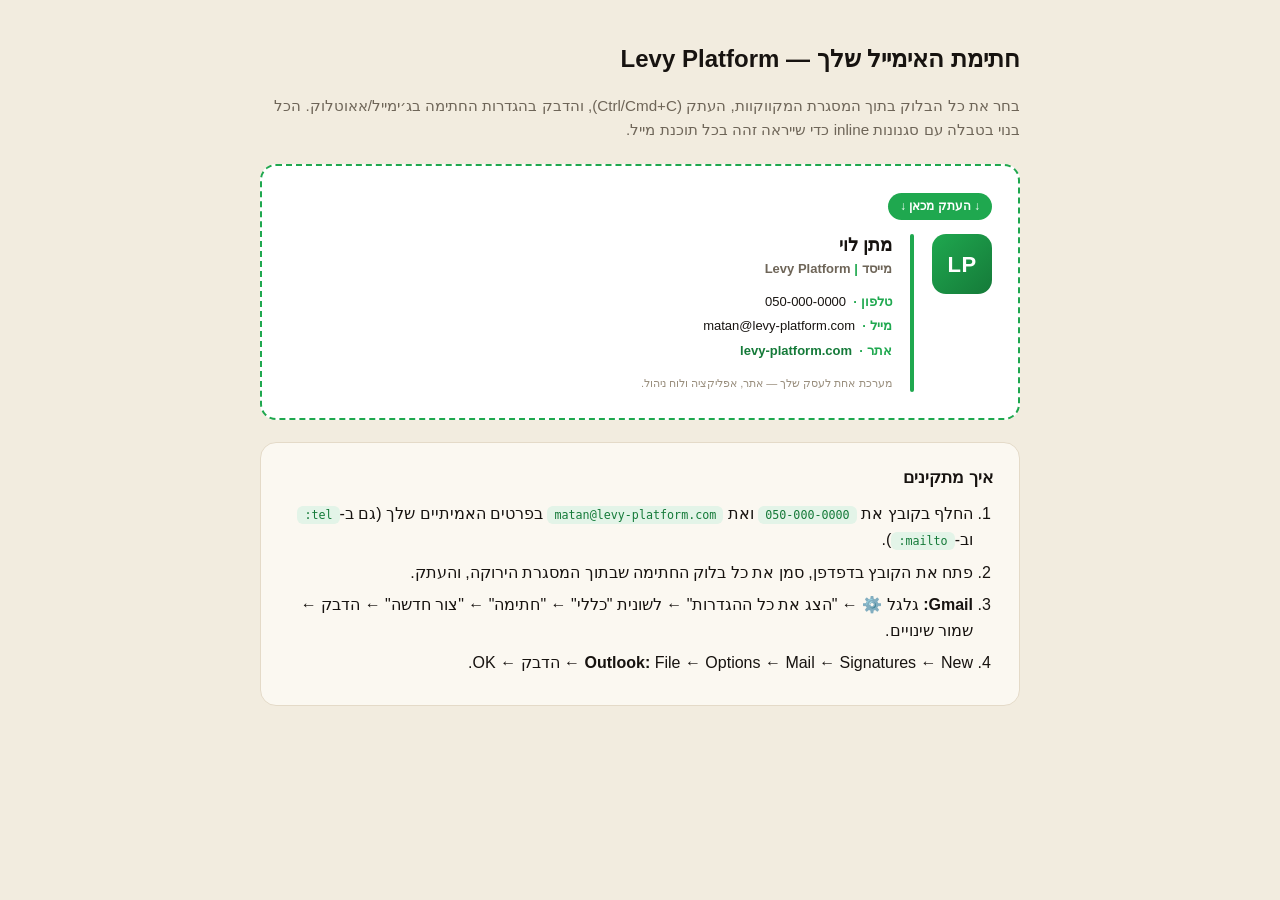
<file: email-signature.html>
<!DOCTYPE html>
<html lang="he" dir="rtl">
<head>
<meta charset="UTF-8" />
<meta name="viewport" content="width=device-width, initial-scale=1.0" />
<title>חתימת אימייל — Levy Platform</title>
<style>
  body{font-family:'Heebo',Arial,sans-serif;background:#F2ECDF;color:#171310;margin:0;padding:40px 18px;line-height:1.6}
  .page{max-width:760px;margin:0 auto}
  h1{font-size:1.5rem;margin:0 0 6px}
  .muted{color:#6E6558;font-size:.95rem}
  .copybox{background:#fff;border:2px dashed #1FA84F;border-radius:16px;padding:26px;margin:22px 0}
  .label{display:inline-block;background:#1FA84F;color:#fff;font-size:.75rem;font-weight:700;padding:4px 12px;border-radius:999px;margin-bottom:14px}
  .steps{background:#FBF8F1;border:1px solid #E4DAC8;border-radius:16px;padding:22px 26px}
  .steps h2{font-size:1.05rem;margin:0 0 10px}
  .steps ol{margin:0;padding-inline-start:20px}
  .steps li{margin-bottom:7px}
  code{background:#E3F4E8;color:#157A39;padding:2px 7px;border-radius:6px;font-size:.9em}
</style>
</head>
<body>
<div class="page">
  <h1>חתימת האימייל שלך — Levy Platform</h1>
  <p class="muted">בחר את כל הבלוק בתוך המסגרת המקווקוות, העתק (Ctrl/Cmd+C), והדבק בהגדרות החתימה בג׳ימייל/אאוטלוק. הכל בנוי בטבלה עם סגנונות inline כדי שייראה זהה בכל תוכנת מייל.</p>

  <div class="copybox">
    <span class="label">↓ העתק מכאן ↓</span>

    <!-- ======= START SIGNATURE (copy this) ======= -->
    <table dir="rtl" cellpadding="0" cellspacing="0" border="0" style="border-collapse:collapse;font-family:'Heebo',Arial,Helvetica,sans-serif;color:#171310;">
      <tr>
        <!-- Logo badge -->
        <td valign="top" style="padding:0 0 0 18px;">
          <table cellpadding="0" cellspacing="0" border="0" style="border-collapse:collapse;">
            <tr>
              <td align="center" valign="middle" width="60" height="60" style="width:60px;height:60px;background:#1FA84F;background:linear-gradient(135deg,#1FA84F,#157A39);border-radius:14px;color:#ffffff;font-family:Arial,Helvetica,sans-serif;font-size:22px;font-weight:bold;letter-spacing:.5px;">LP</td>
            </tr>
          </table>
        </td>
        <!-- Green divider -->
        <td style="width:3px;background:#1FA84F;border-radius:3px;">&nbsp;</td>
        <!-- Details -->
        <td valign="top" style="padding:0 18px 0 0;font-family:'Heebo',Arial,Helvetica,sans-serif;">
          <div style="font-size:18px;font-weight:bold;color:#171310;line-height:1.25;">מתן לוי</div>
          <div style="font-size:13px;color:#6E6558;font-weight:600;padding:2px 0 10px;">מייסד <span style="color:#1FA84F;">|</span> Levy&nbsp;Platform</div>

          <div style="font-size:13px;color:#171310;padding:2px 0;">
            <span style="color:#1FA84F;font-weight:bold;">טלפון&nbsp;·&nbsp;</span>
            <a href="tel:+972500000000" style="color:#171310;text-decoration:none;">050-000-0000</a>
          </div>
          <div style="font-size:13px;color:#171310;padding:2px 0;">
            <span style="color:#1FA84F;font-weight:bold;">מייל&nbsp;·&nbsp;</span>
            <a href="mailto:matan@levy-platform.com" style="color:#171310;text-decoration:none;">matan@levy-platform.com</a>
          </div>
          <div style="font-size:13px;color:#171310;padding:2px 0;">
            <span style="color:#1FA84F;font-weight:bold;">אתר&nbsp;·&nbsp;</span>
            <a href="https://levy-platform.com" style="color:#157A39;text-decoration:none;font-weight:600;">levy-platform.com</a>
          </div>

          <div style="font-size:11px;color:#9A8F7E;padding-top:11px;line-height:1.5;">
            מערכת אחת לעסק שלך — אתר, אפליקציה ולוח ניהול.
          </div>
        </td>
      </tr>
    </table>
    <!-- ======= END SIGNATURE ======= -->

  </div>

  <div class="steps">
    <h2>איך מתקינים</h2>
    <ol>
      <li>החלף בקובץ את <code>050-000-0000</code> ואת <code>matan@levy-platform.com</code> בפרטים האמיתיים שלך (גם ב-<code>tel:</code> וב-<code>mailto:</code>).</li>
      <li>פתח את הקובץ בדפדפן, סמן את כל בלוק החתימה שבתוך המסגרת הירוקה, והעתק.</li>
      <li><b>Gmail:</b> גלגל ⚙️ ← "הצג את כל ההגדרות" ← לשונית "כללי" ← "חתימה" ← "צור חדשה" ← הדבק ← שמור שינויים.</li>
      <li><b>Outlook:</b> File ← Options ← Mail ← Signatures ← New ← הדבק ← OK.</li>
    </ol>
  </div>
</div>
</body>
</html>
</file>
<file: css/styles.css>
/* ============ Levy Platform v8 — "Boutique Light" ============ */
*,*::before,*::after{box-sizing:border-box;margin:0;padding:0}
:root{
  --bg:#FAF8F4;          /* ivory */
  --card:#FFFFFF;
  --ink:#12100D;
  --sub:#6E675C;
  --faint:#9B927F;
  --line:#E8E2D6;
  --line-soft:#F1ECE2;
  --bronze:#A67C37;
  --bronze-dark:#8C6A2F;
  --bronze-soft:#F5EEDF;
  --radius:20px;
  --shadow:0 24px 60px rgba(18,16,13,.08);
  --shadow-sm:0 2px 10px rgba(18,16,13,.05);
  --disp:'Frank Ruhl Libre',serif;
  --body:'Heebo',-apple-system,sans-serif;
}
html{scroll-behavior:smooth}
body{font-family:var(--body);color:var(--ink);background:var(--bg);line-height:1.65;-webkit-font-smoothing:antialiased}
a{text-decoration:none;color:inherit}
a:focus-visible,button:focus-visible,summary:focus-visible{outline:3px solid var(--bronze);outline-offset:3px;border-radius:8px}
img{display:block;max-width:100%;height:auto}
.wrap{max-width:1180px;margin:0 auto;padding:0 44px}
@media(max-width:640px){.wrap{padding:0 22px}}
section{padding:100px 0}
@media(max-width:640px){section{padding:64px 0}}

h1,h2,h3,h4{font-family:var(--disp);font-weight:800;line-height:1.16;color:var(--ink);letter-spacing:-.3px}
h2{font-size:clamp(1.9rem,3.6vw,2.7rem)}
.lead{color:var(--sub);font-size:1.06rem;line-height:1.75}

/* eyebrow with section number */
.eyebrow{display:flex;align-items:center;gap:12px;margin-bottom:18px;color:var(--bronze);font-weight:600;font-size:.8rem;letter-spacing:3px}
.eyebrow .num{font-family:var(--disp);font-weight:700;font-size:.95rem;letter-spacing:0}
.eyebrow::after{content:"";width:44px;height:1px;background:var(--bronze);opacity:.5}
.sec-head{max-width:660px;margin-bottom:56px}
.sec-head.center{margin-left:auto;margin-right:auto;text-align:center}
.sec-head.center .eyebrow{justify-content:center}
.sec-head.center .eyebrow::after{display:none}
.sec-head .lead{margin-top:16px}

/* reveal */
html.js .reveal{opacity:0;transform:translateY(22px);transition:opacity .65s ease-out,transform .65s ease-out}
html.js .reveal.in{opacity:1;transform:none}
@media(prefers-reduced-motion:reduce){html.js .reveal{opacity:1;transform:none;transition:none}}

/* buttons */
.btn{display:inline-flex;align-items:center;justify-content:center;gap:10px;font-family:var(--body);font-weight:500;font-size:1rem;border-radius:999px;padding:15px 30px;cursor:pointer;border:1px solid transparent;transition:background .22s,border-color .22s,color .22s,transform .15s}
.btn:active{transform:scale(.98)}
.btn-ink{background:var(--ink);color:#FBF9F5}
.btn-ink:hover{background:var(--bronze-dark)}
.btn-line{background:transparent;color:var(--ink);border-color:#CFC6B4}
.btn-line:hover{border-color:var(--bronze);color:var(--bronze-dark)}
.btn .ico{width:18px;height:18px}
.ico{display:block;flex-shrink:0}
.ico svg{width:100%;height:100%;display:block}

/* ============ NAV ============ */
nav{position:sticky;top:0;z-index:60;background:rgba(250,248,244,.88);backdrop-filter:blur(12px);border-bottom:1px solid var(--line-soft)}
.nav-in{max-width:1180px;margin:0 auto;padding:16px 44px;display:flex;align-items:center;justify-content:space-between;gap:18px}
@media(max-width:640px){.nav-in{padding:13px 22px}}
.brand{font-family:var(--disp);font-weight:800;font-size:1.28rem;letter-spacing:-.3px}
.brand i{font-style:normal;color:var(--bronze)}
.nav-links{display:flex;gap:28px;font-size:.94rem;color:var(--sub);font-weight:500}
.nav-links a:hover{color:var(--bronze-dark)}
@media(max-width:900px){.nav-links{display:none}}
.nav-cta{background:var(--ink);color:#FBF9F5;border-radius:999px;padding:10px 22px;font-size:.92rem;font-weight:500;transition:background .22s}
.nav-cta:hover{background:var(--bronze-dark)}

/* ============ HERO ============ */
.hero{padding:88px 0 76px;overflow:hidden}
.hero-grid{display:grid;grid-template-columns:1.02fr .98fr;gap:64px;align-items:center}
@media(max-width:960px){.hero-grid{grid-template-columns:1fr;gap:52px}}
.hero h1{font-size:clamp(2.5rem,5.6vw,4.2rem);font-weight:900}
.hero h1 em{font-style:normal;color:var(--bronze)}
.hero .lead{margin:24px 0 34px;max-width:520px;font-size:1.13rem}
.hero-actions{display:flex;align-items:center;gap:16px;flex-wrap:wrap}
.hero-trust{margin-top:26px;display:flex;align-items:center;gap:10px 18px;flex-wrap:wrap;color:var(--faint);font-size:.9rem}
.hero-trust b{color:var(--sub);font-weight:500}
.hero-trust .sep{width:4px;height:4px;border-radius:50%;background:var(--line)}
@media(max-width:640px){
  .hero{padding:56px 0 48px}
  .hero-actions{flex-direction:column;align-items:stretch}
  .hero-actions .btn{width:100%}
}

/* hero visual — two-phone fan */
.hv2{position:relative;display:flex;justify-content:center;padding:40px 0 10px}
.ph{border:7px solid var(--ink);border-radius:34px;overflow:hidden;background:var(--ink)}
.ph-front{width:min(258px,60%);z-index:2;transform:rotate(2.5deg);box-shadow:0 34px 70px rgba(18,16,13,.22)}
.ph-back{position:absolute;width:min(216px,50%);inset-inline-start:4%;top:78px;transform:rotate(-7deg);box-shadow:0 20px 45px rgba(18,16,13,.13)}
.hv-badge{position:absolute;top:6px;inset-inline-start:50%;transform:translateX(50%);white-space:nowrap;background:var(--ink);color:#F5EEDF;font-size:.78rem;font-weight:500;border-radius:999px;padding:7px 16px;letter-spacing:.4px;z-index:3}
.hv-badge b{color:#D9B36A;font-weight:600}
@media(max-width:640px){
  .hv2{padding:36px 0 6px}
  .ph{border-width:5px;border-radius:26px}
  .ph-front{width:56%}
  .ph-back{width:46%;top:60px}
  .hv-badge{font-size:.72rem;padding:6px 13px}
}

/* stats band */
.stats{border-top:1px solid var(--line-soft);border-bottom:1px solid var(--line-soft);background:var(--card)}
.stats .wrap{display:grid;grid-template-columns:repeat(4,1fr);gap:20px;padding-top:38px;padding-bottom:38px}
@media(max-width:800px){.stats .wrap{grid-template-columns:repeat(2,1fr);gap:28px}}
.stat{text-align:center}
.stat .n{font-family:var(--disp);font-weight:900;font-size:2.1rem;color:var(--ink)}
.stat .n i{font-style:normal;color:var(--bronze)}
.stat .l{color:var(--sub);font-size:.9rem;margin-top:2px}

/* ============ FIT CHECKER ============ */
.fit-grid{display:grid;grid-template-columns:1fr 1fr;gap:14px 28px;max-width:920px;margin:0 auto}
@media(max-width:760px){.fit-grid{grid-template-columns:1fr}}
.fit-item{display:flex;align-items:flex-start;gap:14px;background:var(--card);border:1px solid var(--line);border-radius:14px;padding:18px 20px;font-size:1rem;color:var(--ink)}
.fit-item .tick{width:26px;height:26px;border-radius:50%;background:var(--bronze-soft);color:var(--bronze-dark);display:flex;align-items:center;justify-content:center;flex-shrink:0;margin-top:1px}
.fit-item .tick svg{width:13px;height:13px}
.fit-close{text-align:center;margin-top:36px}
.fit-close p{font-family:var(--disp);font-weight:700;font-size:1.35rem;margin-bottom:18px}
.fit-close p i{font-style:normal;color:var(--bronze)}

/* ============ OFFER ============ */
.offer{background:var(--card);border-top:1px solid var(--line-soft);border-bottom:1px solid var(--line-soft)}
.offer-grid{display:grid;grid-template-columns:repeat(3,1fr);gap:22px}
@media(max-width:900px){.offer-grid{grid-template-columns:1fr}}
.pillar{border:1px solid var(--line);border-radius:var(--radius);padding:34px 30px;background:var(--bg)}
.pillar .pi{width:46px;height:46px;border-radius:14px;background:var(--bronze-soft);color:var(--bronze-dark);display:flex;align-items:center;justify-content:center;margin-bottom:20px}
.pillar .pi svg{width:22px;height:22px}
.pillar h3{font-size:1.3rem;margin-bottom:10px}
.pillar>p{color:var(--sub);font-size:.98rem;margin-bottom:18px}
.plist{list-style:none;display:flex;flex-direction:column;gap:10px}
.plist li{display:flex;gap:10px;align-items:flex-start;color:var(--ink);font-size:.94rem}
.plist .dot{width:5px;height:5px;border-radius:50%;background:var(--bronze);margin-top:10px;flex-shrink:0}

/* ============ WORK / CASE ============ */
.case-card{background:var(--card);border:1px solid var(--line);border-radius:26px;padding:46px;display:grid;grid-template-columns:1.1fr .9fr;gap:48px;align-items:center;box-shadow:var(--shadow-sm)}
@media(max-width:960px){.case-card{grid-template-columns:1fr;padding:30px}}
.case-tag{display:inline-flex;align-items:center;gap:8px;background:var(--bronze-soft);color:var(--bronze-dark);font-size:.8rem;font-weight:600;border-radius:999px;padding:6px 15px;margin-bottom:16px;letter-spacing:.5px}
.case-tag .pulse{width:7px;height:7px;border-radius:50%;background:#3E9C5C}
.case-card h3{font-size:1.7rem;margin-bottom:12px}
.case-facts{display:grid;grid-template-columns:1fr 1fr;gap:10px 20px;margin:22px 0}
@media(max-width:520px){.case-facts{grid-template-columns:1fr}}
.cfact{display:flex;gap:10px;align-items:flex-start;font-size:.93rem;color:var(--ink)}
.cfact .ico{width:17px;height:17px;color:var(--bronze);margin-top:3px}
.case-ba{border-top:1px solid var(--line-soft);padding-top:18px;display:flex;gap:12px 26px;flex-wrap:wrap;font-size:.92rem}
.case-ba .b{color:var(--faint)}
.case-ba .a{color:var(--ink);font-weight:500}
.case-ba .a i{font-style:normal;color:var(--bronze-dark)}
.case-shots{display:flex;gap:18px;justify-content:center}
.shot{width:min(190px,42%);border:6px solid var(--ink);border-radius:26px;overflow:hidden;background:var(--ink);box-shadow:var(--shadow)}
.shot:last-child{margin-top:34px}
.case-note{margin-top:20px;text-align:center;color:var(--faint);font-size:.85rem}

/* client quote */
.quote{max-width:780px;margin:72px auto 0;text-align:center;padding:0 10px}
.quote .qm{font-family:var(--disp);font-weight:900;font-size:5rem;line-height:.6;color:var(--bronze);opacity:.85;margin-bottom:18px}
.quote .qt{font-family:var(--disp);font-weight:700;font-size:clamp(1.25rem,2.6vw,1.7rem);line-height:1.5;color:var(--ink)}
.quote .who{margin-top:22px;display:flex;flex-direction:column;gap:2px}
.quote .who b{font-weight:600;color:var(--ink)}
.quote .who span{color:var(--faint);font-size:.9rem}
.quote .who .vchip{margin:10px auto 0;display:inline-flex;align-items:center;gap:7px;background:var(--bronze-soft);color:var(--bronze-dark);font-size:.78rem;font-weight:600;border-radius:999px;padding:5px 14px;width:fit-content}
.quote .who .vchip .ico{width:12px;height:12px}

/* ideas gallery */
.ideas{margin-top:64px}
.ideas-grid{display:grid;grid-template-columns:repeat(3,1fr);gap:20px}
@media(max-width:960px){.ideas-grid{grid-template-columns:repeat(2,1fr)}}
@media(max-width:600px){.ideas-grid{grid-template-columns:1fr}}
.idea{background:var(--card);border:1px solid var(--line);border-radius:var(--radius);padding:28px;transition:border-color .2s,box-shadow .25s,transform .25s}
.idea:hover{border-color:#D9CBAE;box-shadow:var(--shadow-sm);transform:translateY(-3px)}
.idea .ii{width:42px;height:42px;border-radius:12px;background:var(--bronze-soft);color:var(--bronze-dark);display:flex;align-items:center;justify-content:center;margin-bottom:16px}
.idea .ii svg{width:20px;height:20px}
.idea h4{font-size:1.12rem;margin-bottom:8px}
.idea p{color:var(--sub);font-size:.92rem;line-height:1.6;margin-bottom:14px}
.idea .built{display:inline-flex;align-items:center;gap:7px;font-size:.8rem;color:var(--bronze-dark);font-weight:500}
.idea .built .ico{width:13px;height:13px}

/* ============ PLANS ============ */
.plans{background:var(--card);border-top:1px solid var(--line-soft);border-bottom:1px solid var(--line-soft)}
.plans-grid{display:grid;grid-template-columns:repeat(3,1fr);gap:22px;align-items:stretch}
@media(max-width:900px){.plans-grid{grid-template-columns:1fr;max-width:520px;margin:0 auto}}
.plan{background:var(--bg);border:1px solid var(--line);border-radius:var(--radius);padding:34px 30px;display:flex;flex-direction:column;position:relative}
.plan.featured{border-color:var(--bronze);box-shadow:var(--shadow)}
.plan .chip{position:absolute;top:-13px;inset-inline-start:26px;background:var(--bronze);color:#FFF;font-size:.75rem;font-weight:600;border-radius:999px;padding:5px 14px;letter-spacing:.5px}
.plan h3{font-size:1.35rem}
.plan .for{color:var(--faint);font-size:.88rem;margin:6px 0 18px}
.plan .plist{margin-bottom:20px;flex:1}
.plan .time{border-top:1px solid var(--line-soft);padding-top:14px;font-size:.88rem;color:var(--sub);display:flex;align-items:center;gap:8px}
.plan .time .ico{width:15px;height:15px;color:var(--bronze)}
.plans-note{text-align:center;margin-top:34px;color:var(--sub);font-size:.95rem}
.plans-note b{color:var(--ink);font-weight:600}

/* ============ COMPARE ============ */
.cmp{max-width:880px;margin:0 auto;border:1px solid var(--line);border-radius:var(--radius);overflow:hidden;background:var(--card)}
.cmp-head,.cmp-row{display:grid;grid-template-columns:1fr 1fr 1fr}
.cmp-head{background:var(--bg);border-bottom:1px solid var(--line);font-family:var(--disp);font-weight:800;font-size:1rem}
.cmp-head>div,.cmp-row>div{padding:16px 20px}
.cmp-row{border-bottom:1px solid var(--line-soft);font-size:.92rem}
.cmp-row:last-child{border-bottom:none}
.cmp-row .t{color:var(--faint);font-weight:500}
.cmp-row .agency{color:var(--sub)}
.cmp-row .me{color:var(--ink);font-weight:500;background:#FDFBF6}
.cmp-head .me-h{color:var(--bronze-dark);background:#FDFBF6}
@media(max-width:640px){
  .cmp-head{display:none}
  .cmp-row{grid-template-columns:1fr;padding:10px 0}
  .cmp-row>div{padding:4px 20px}
  .cmp-row .t{font-family:var(--disp);font-weight:800;color:var(--ink)}
  .cmp-row .agency::before{content:"סוכנות: ";color:var(--faint)}
  .cmp-row .me::before{content:"אצלי: ";color:var(--bronze-dark)}
  .cmp-row .me{background:none}
}

/* ============ PROCESS ============ */
.process{background:var(--card);border-top:1px solid var(--line-soft);border-bottom:1px solid var(--line-soft)}
.steps{display:grid;grid-template-columns:repeat(4,1fr);gap:22px}
@media(max-width:900px){.steps{grid-template-columns:repeat(2,1fr)}}
@media(max-width:560px){.steps{grid-template-columns:1fr}}
.step{background:var(--bg);border:1px solid var(--line);border-radius:var(--radius);padding:28px}
.step .sn{font-family:var(--disp);font-weight:900;font-size:1.9rem;color:var(--bronze);opacity:.85}
.step h3{font-size:1.15rem;margin:10px 0 6px}
.step p{color:var(--sub);font-size:.92rem;line-height:1.6}
.step .st{margin-top:12px;font-size:.8rem;color:var(--bronze-dark);font-weight:600;letter-spacing:.4px}

/* ============ FAQ ============ */
.faq-list{max-width:760px;margin:0 auto}
.faq-list details{border-bottom:1px solid var(--line);padding:4px 0}
.faq-list summary{cursor:pointer;list-style:none;display:flex;align-items:center;justify-content:space-between;gap:18px;padding:20px 4px;font-family:var(--disp);font-weight:800;font-size:1.12rem}
.faq-list summary::-webkit-details-marker{display:none}
.faq-list summary .pm{width:26px;height:26px;border-radius:50%;border:1px solid var(--line);color:var(--bronze-dark);display:flex;align-items:center;justify-content:center;font-family:var(--body);font-weight:400;font-size:1.1rem;flex-shrink:0;transition:transform .25s,background .2s}
.faq-list details[open] summary .pm{transform:rotate(45deg);background:var(--bronze-soft)}
.faq-list .ans{padding:0 4px 22px;color:var(--sub);font-size:.98rem;line-height:1.75;max-width:640px}

/* ============ FINAL CTA ============ */
.cta{padding:100px 0}
@media(max-width:640px){.cta{padding:64px 0}}
.cta-panel{background:var(--ink);border-radius:30px;padding:74px 56px;text-align:center;position:relative;overflow:hidden}
.cta-panel::before{content:"";position:absolute;top:-90px;inset-inline-start:-60px;width:290px;height:290px;border-radius:50%;background:radial-gradient(circle,rgba(166,124,55,.22),transparent 70%)}
.cta-panel h2{color:#FBF8F2;font-size:clamp(1.9rem,4vw,2.9rem)}
.cta-panel h2 i{font-style:normal;color:#D9B36A}
.cta-panel .lead{color:#B9B2A4;margin:16px auto 34px;max-width:520px}
.cta-actions{display:flex;justify-content:center;gap:16px;flex-wrap:wrap;position:relative}
.btn-gold{background:#D9B36A;color:#12100D;font-weight:600}
.btn-gold:hover{background:#E5C688}
.btn-ghostink{background:transparent;color:#EFEAE0;border-color:#4A443A}
.btn-ghostink:hover{border-color:#D9B36A;color:#D9B36A}
.cta-mail{margin-top:22px;color:#847D6F;font-size:.92rem;position:relative}
.cta-mail a{color:#D9B36A;border-bottom:1px solid rgba(217,179,106,.4)}
@media(max-width:640px){.cta-panel{padding:52px 24px}.cta-actions{flex-direction:column}.cta-actions .btn{width:100%}}

/* ============ FOOTER ============ */
footer{padding:0 0 44px}
.foot{display:flex;align-items:center;justify-content:space-between;gap:16px;flex-wrap:wrap;color:var(--faint);font-size:.88rem;border-top:1px solid var(--line-soft);padding-top:28px}
.foot a:hover{color:var(--bronze-dark)}
</file>
